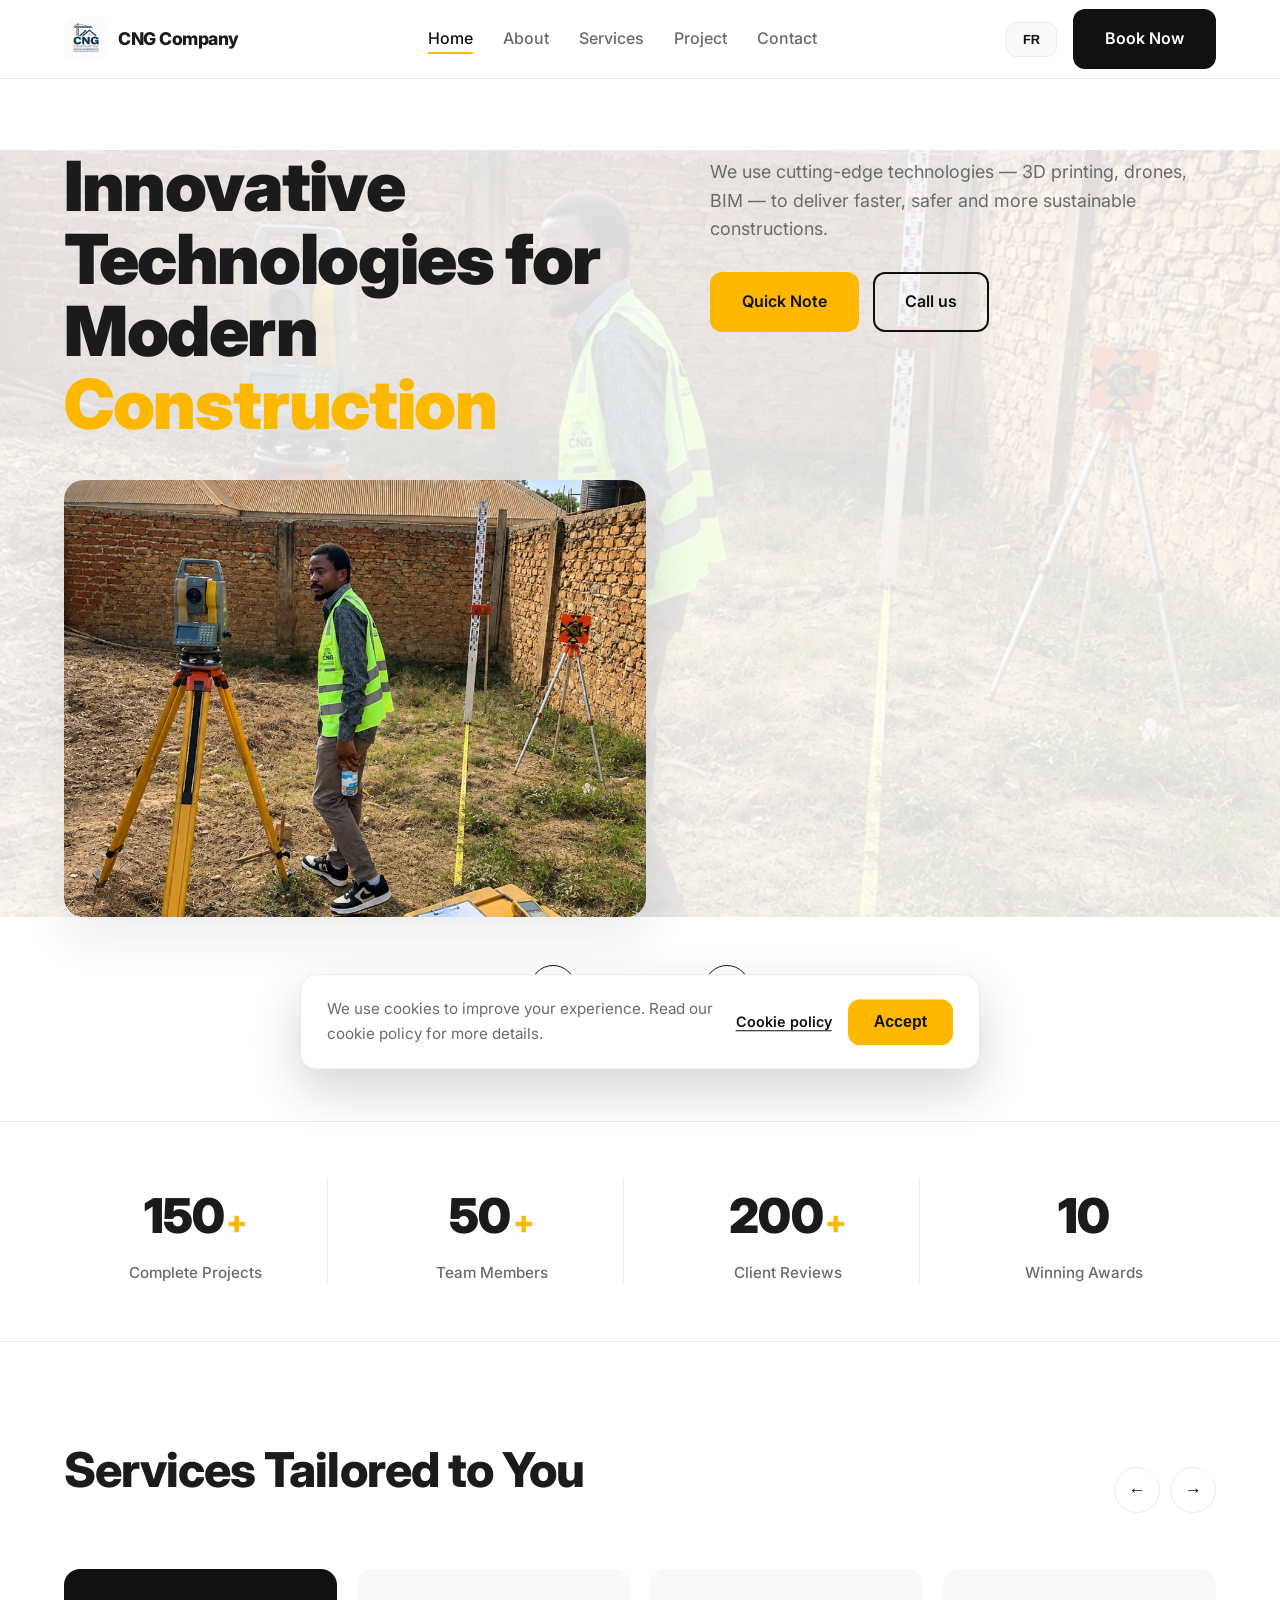
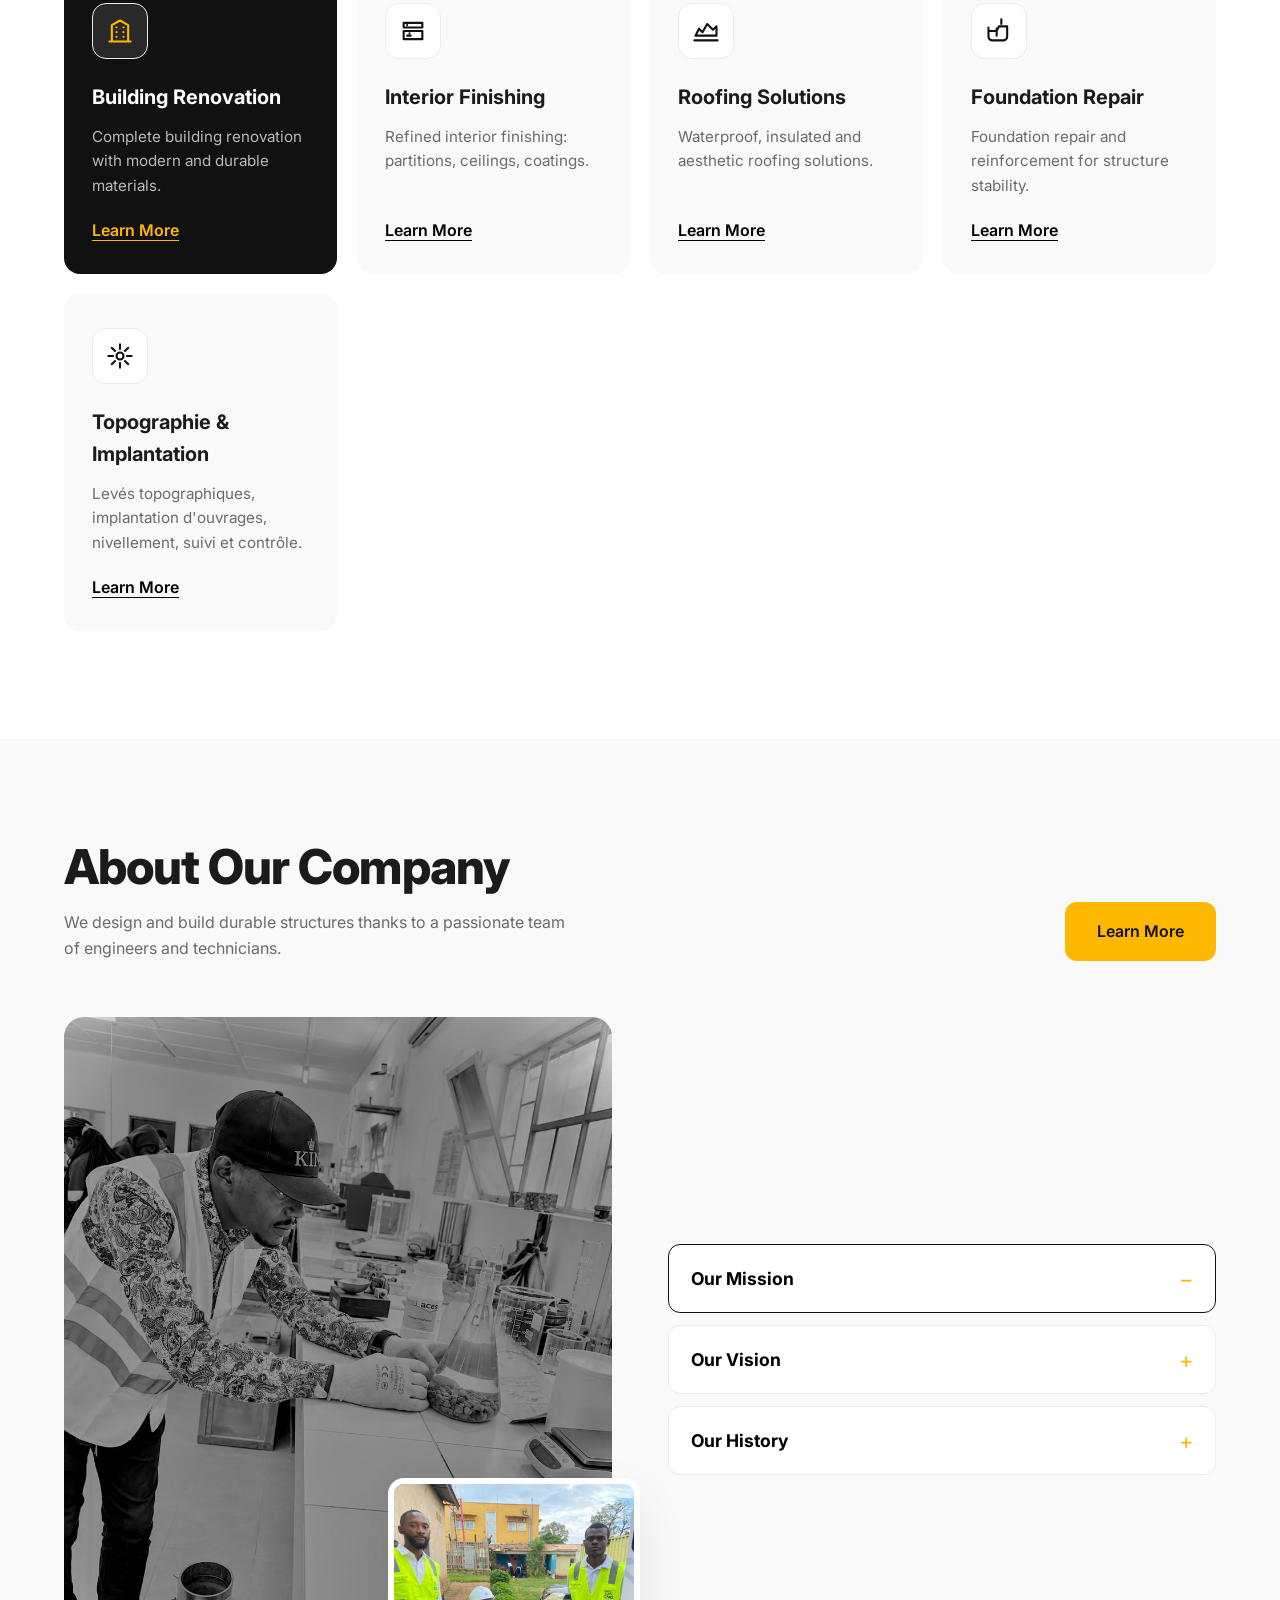
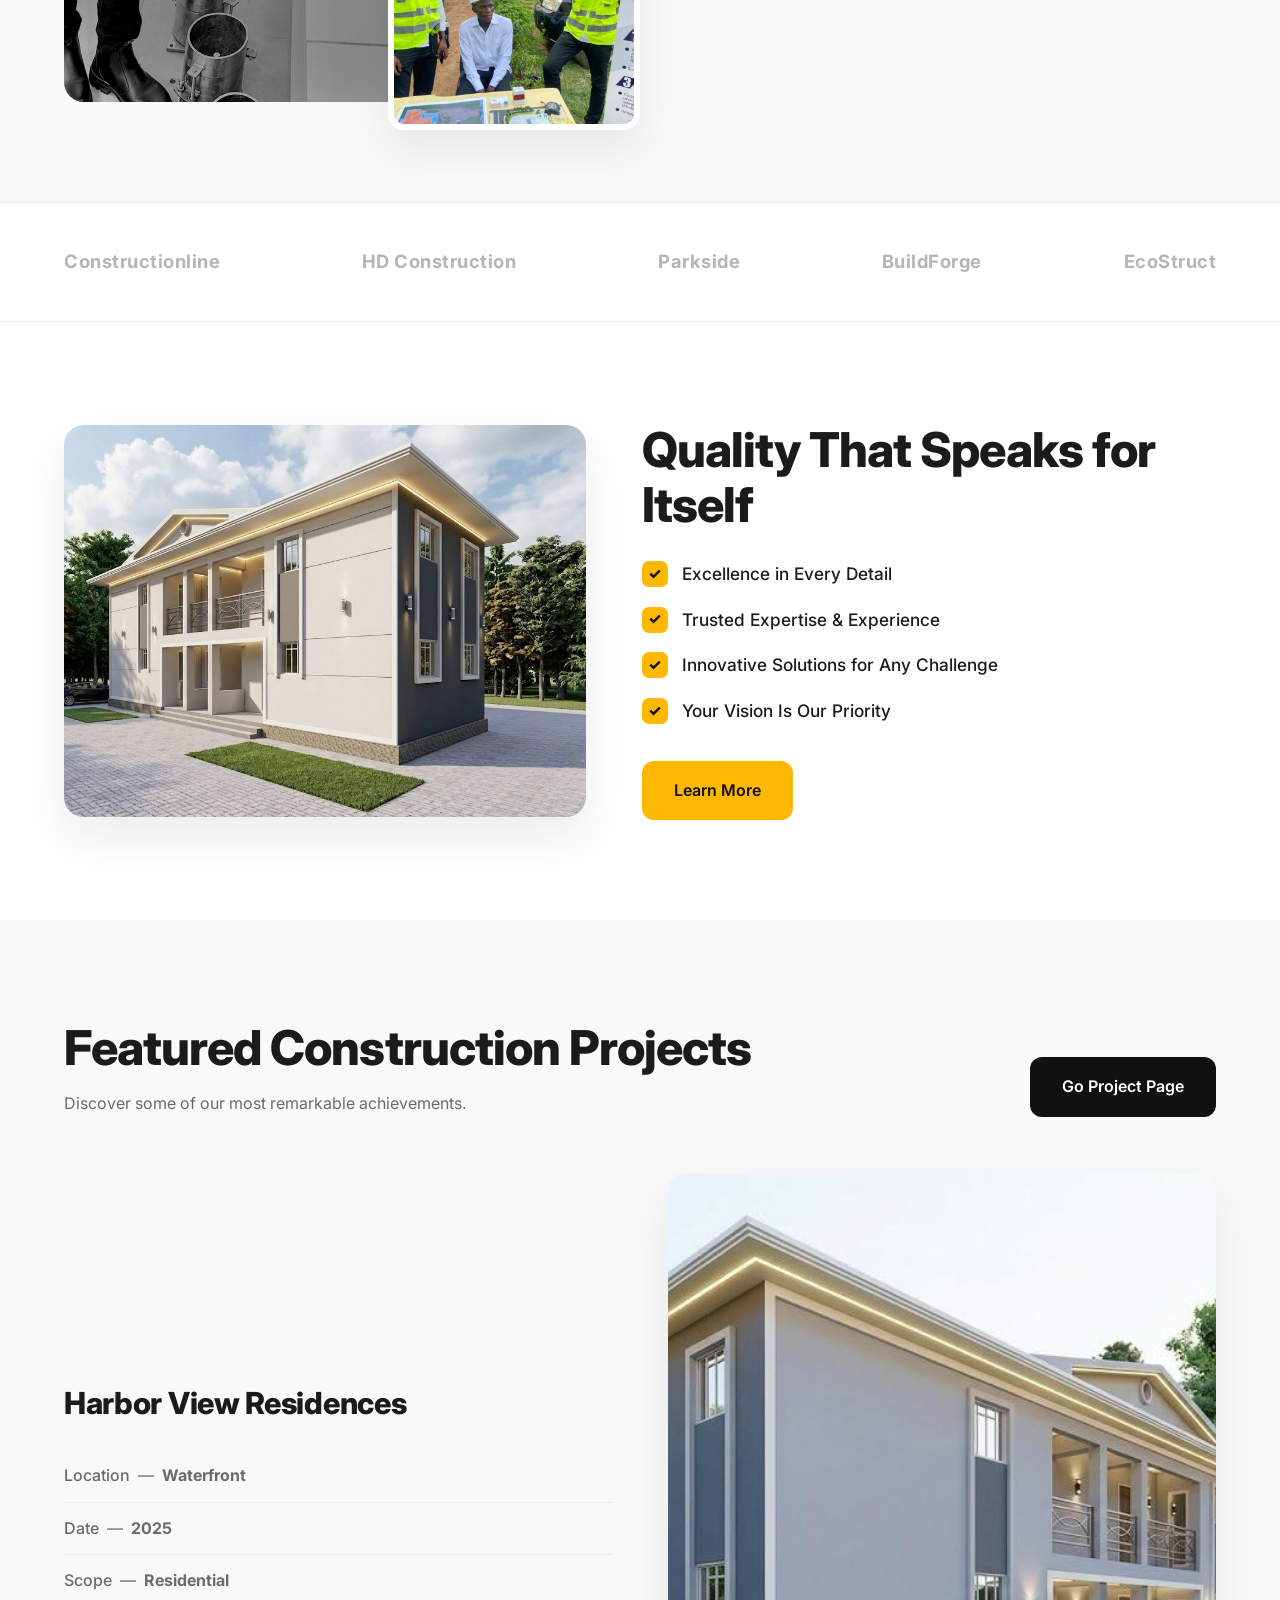
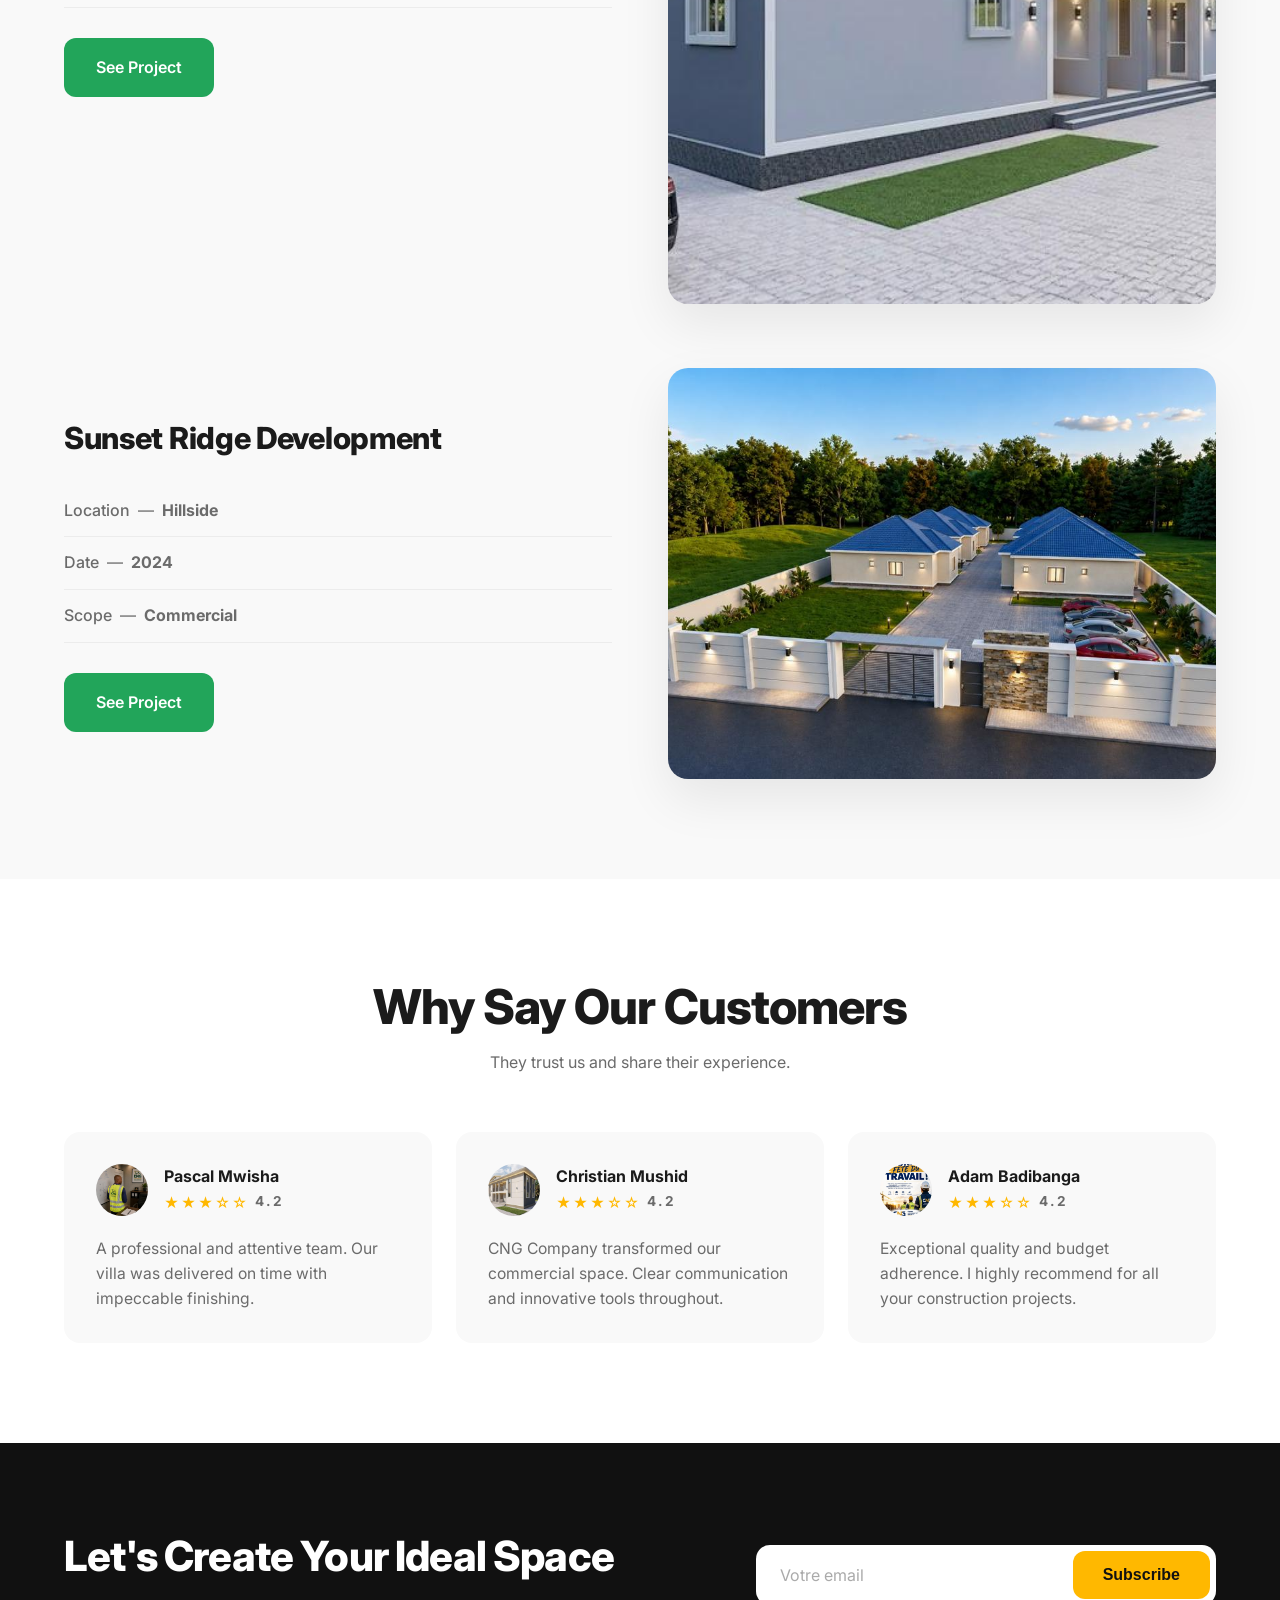
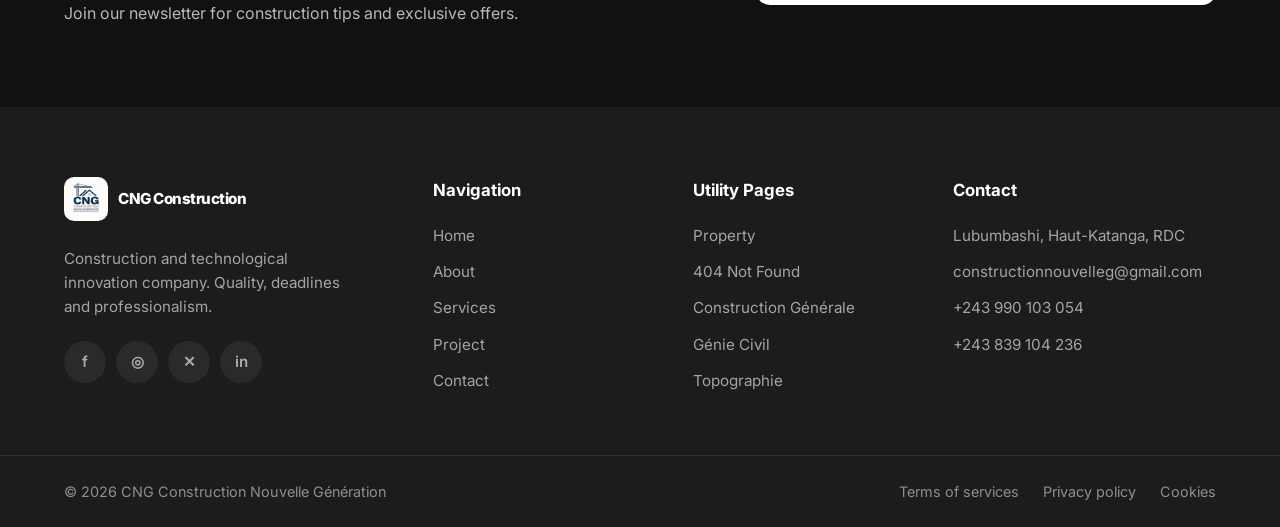
<file: index.html>
<!DOCTYPE html>
<html lang="fr">
<head>
  <meta charset="UTF-8">
  <meta name="viewport" content="width=device-width, initial-scale=1.0">
  <meta name="description" content="CNG Construction Nouvelle Génération - L'expertise au service de vos projets. Études, conception, construction générale, génie civil, topographie.">
  <meta name="author" content="CNG Construction Nouvelle Génération">
  <title>CNG Construction Nouvelle Génération | Bâtir Aujourd'hui, Innover Demain</title>

  <!-- Open Graph -->
  <meta property="og:title" content="CNG Construction Nouvelle Génération">
  <meta property="og:description" content="L'expertise au service de vos projets. Nous construisons des ouvrages durables qui façonnent l'avenir.">
  <meta property="og:type" content="website">
  <meta property="og:image" content="asserts/SITE_CONSTRUCTION.webp">

  <link rel="preconnect" href="https://fonts.googleapis.com">
  <link rel="preconnect" href="https://fonts.gstatic.com" crossorigin>
  <link href="https://fonts.googleapis.com/css2?family=Inter:wght@400;500;600;700;800;900&display=swap" rel="stylesheet">

  <link rel="stylesheet" href="css/style.css">
</head>
<body>

  <!-- ===== HEADER / NAVBAR ===== -->
  <header class="header" id="header">
    <div class="container nav">
      <a href="#home" class="brand">
        <img class="brand-logo" src="asserts/logo.jpeg" alt="Logo CNG Company">
        <span class="brand-text">CNG&nbsp;Company</span>
      </a>

      <nav class="nav-menu" id="navMenu" aria-label="Navigation principale">
        <ul class="nav-list">
          <li><a href="#home" class="nav-link active" data-i18n="nav.home">Accueil</a></li>
          <li><a href="#about" class="nav-link" data-i18n="nav.about">À propos</a></li>
          <li><a href="#services" class="nav-link" data-i18n="nav.services">Services</a></li>
          <li><a href="#project" class="nav-link" data-i18n="nav.project">Projets</a></li>
          <li><a href="#contact" class="nav-link" data-i18n="nav.contact">Contact</a></li>
        </ul>
      </nav>

      <div class="nav-actions">
        <button class="lang-toggle" id="langToggle" aria-label="Changer de langue">
          <span id="langLabel">EN</span>
        </button>
        <a href="#contact" class="btn btn-dark" data-i18n="nav.cta">Contactez-nous</a>
        <button class="nav-toggle" id="navToggle" aria-label="Ouvrir le menu" aria-expanded="false">
          <span></span><span></span><span></span>
        </button>
      </div>
    </div>
  </header>

  <main>

    <!-- ===== SECTION HERO (Carrousel 5 photos) ===== -->
    <section class="hero" id="home">
      <div class="hero-track" id="heroTrack">
        <!-- Slide 1 -->
        <div class="hero-slide active">
          <div class="hero-bg" style="background-image:url('asserts/3.jpeg')"></div>
          <div class="hero-overlay"></div>
          <div class="container hero-grid">
            <div class="hero-left">
              <h1 class="hero-title" data-i18n="hero.s1.title">Construction Nouvelle <em>Génération</em></h1>
              <div class="hero-photo">
                <img src="asserts/3.jpeg" alt="Chantier de construction" loading="eager">
              </div>
            </div>
            <div class="hero-right">
              <p class="hero-text" data-i18n="hero.s1.text">CNG Construction Nouvelle Génération vous accompagne de l'idée à la réalisation avec rigueur, innovation et passion. Nous construisons des ouvrages durables qui façonnent l'avenir de notre région.</p>
              <div class="hero-buttons">
                <a href="#contact" class="btn btn-accent" data-i18n="hero.cta1">Contactez-nous</a>
                <a href="tel:+243990103054" class="btn btn-ghost" data-i18n="hero.cta2">Appelez-nous</a>
              </div>
            </div>
          </div>
        </div>

        <!-- Slide 2 -->
        <div class="hero-slide">
          <div class="hero-bg" style="background-image:url('asserts/WhatsApp Image 2026-08-24 at 17.27.20.jpeg')"></div>
          <div class="hero-overlay"></div>
          <div class="container hero-grid">
            <div class="hero-left">
              <h1 class="hero-title" data-i18n="hero.s2.title">Études & <em>Conception</em></h1>
              <div class="hero-photo">
                <img src="asserts/WhatsApp Image 2026-08-24 at 17.27.20.jpeg" alt="Ingénieurs sur chantier" loading="eager">
              </div>
            </div>
            <div class="hero-right">
              <p class="hero-text" data-i18n="hero.s2.text">Études de faisabilité, conception architecturale, plans 2D/3D et modélisation BIM pour concrétiser votre vision.</p>
              <div class="hero-buttons">
                <a href="#contact" class="btn btn-accent" data-i18n="hero.cta1">Contactez-nous</a>
                <a href="tel:+243990103054" class="btn btn-ghost" data-i18n="hero.cta2">Appelez-nous</a>
              </div>
            </div>
          </div>
        </div>

        <!-- Slide 3 -->
        <div class="hero-slide">
          <div class="hero-bg" style="background-image:url('asserts/4.jpeg')"></div>
          <div class="hero-overlay"></div>
          <div class="container hero-grid">
            <div class="hero-left">
              <h1 class="hero-title" data-i18n="hero.s3.title">Construction <em>Générale</em></h1>
              <div class="hero-photo">
                <img src="asserts/4.jpeg" alt="Bâtiment commercial" loading="eager">
              </div>
            </div>
            <div class="hero-right">
              <p class="hero-text" data-i18n="hero.s3.text">Bâtiments résidentiels, immeubles, bureaux, ouvragés industriels, villas et maisons modernes.</p>
              <div class="hero-buttons">
                <a href="#contact" class="btn btn-accent" data-i18n="hero.cta1">Contactez-nous</a>
                <a href="tel:+243990103054" class="btn btn-ghost" data-i18n="hero.cta2">Appelez-nous</a>
              </div>
            </div>
          </div>
        </div>

        <!-- Slide 4 -->
   

        <!-- Slide 5 -->
        <div class="hero-slide">
          <div class="hero-bg" style="background-image:url('asserts/WhatsApp Image 2026-08-24 at 17.28.22.jpeg')"></div>
          <div class="hero-overlay"></div>
          <div class="container hero-grid">
            <div class="hero-left">
              <h1 class="hero-title" data-i18n="hero.s5.title">Génie Civil & <em>Infrastructures</em></h1>
              <div class="hero-photo">
                <img src="asserts/WhatsApp Image 2026-08-24 at 17.28.22.jpeg" alt="Génie civil" loading="eager">
              </div>
            </div>
            <div class="hero-right">
              <p class="hero-text" data-i18n="hero.s5.text">Routes, ponts, dalots, réseaux (AEP, EU, EP) et terrassements. Des infrastructures durables pour le développement.</p>
              <div class="hero-buttons">
                <a href="#contact" class="btn btn-accent" data-i18n="hero.cta1">Contactez-nous</a>
                <a href="tel:+243990103054" class="btn btn-ghost" data-i18n="hero.cta2">Appelez-nous</a>
              </div>
            </div>
          </div>
        </div>
      </div>

      <!-- Contrôles du carrousel -->
      <div class="hero-controls">
        <button class="hero-arrow" id="heroPrev" aria-label="Précédent">←</button>
        <div class="hero-dots" id="heroDots"></div>
        <button class="hero-arrow" id="heroNext" aria-label="Suivant">→</button>
      </div>
    </section>

    <!-- ===== SECTION STATS ===== -->
    <section class="stats">
      <div class="container stats-row">
        <div class="stat">
          <span class="stat-number" data-target="150">0</span><span class="stat-suffix">+</span>
          <span class="stat-label" data-i18n="stats.s1">Projets Réalisés</span>
        </div>
        <div class="stat">
          <span class="stat-number" data-target="50">0</span><span class="stat-suffix">+</span>
          <span class="stat-label" data-i18n="stats.s2">Experts Qualifiés</span>
        </div>
        <div class="stat">
          <span class="stat-number" data-target="200">0</span><span class="stat-suffix">+</span>
          <span class="stat-label" data-i18n="stats.s3">Clients Satisfaits</span>
        </div>
        <div class="stat">
          <span class="stat-number" data-target="10">0</span>
          <span class="stat-label" data-i18n="stats.s4">Années d'Expérience</span>
        </div>
      </div>
    </section>

    <!-- ===== SECTION SERVICES ===== -->
    <section class="section" id="services">
      <div class="container">
        <div class="section-head services-head">
          <h2 class="section-title" data-i18n="services.title">Nos Services</h2>
          <div class="arrows">
            <button class="arrow-btn" id="servicesPrev" aria-label="Précédent">←</button>
            <button class="arrow-btn" id="servicesNext" aria-label="Suivant">→</button>
          </div>
        </div>

        <div class="services-track" id="servicesTrack">
          <article class="service-card card-dark">
            <div class="service-icon" aria-hidden="true">
              <svg viewBox="0 0 24 24" width="28" height="28" fill="none" stroke="currentColor" stroke-width="1.8" stroke-linecap="round" stroke-linejoin="round">
                <path d="M3 21h18M5 21V7l7-4 7 4v14M9 9h.01M9 13h.01M9 17h.01M15 9h.01M15 13h.01M15 17h.01"/>
              </svg>
            </div>
            <h3 data-i18n="services.s1.title">Études & Conception</h3>
            <p data-i18n="services.s1.desc">Études de faisabilité, conception architecturale, plans 2D/3D et modélisation BIM.</p>
            <button class="learn-more" data-target="s1" data-i18n="services.learn">En savoir plus</button>
            <div class="service-detail" id="detail-s1">
              <p data-i18n="services.s1.detail">Nous réalisons des études de faisabilité complètes, une conception architecturale sur mesure, des plans 2D et 3D, ainsi que des modélisations BIM pour optimiser votre projet de la conception à la réalisation.</p>
            </div>
          </article>

          <article class="service-card">
            <div class="service-icon" aria-hidden="true">
              <svg viewBox="0 0 24 24" width="28" height="28" fill="none" stroke="currentColor" stroke-width="1.8" stroke-linecap="round" stroke-linejoin="round">
                <path d="M4 5h16v4H4zM4 12h16v7H4zM7 7h.01M9 14h.01M7 16h3"/>
              </svg>
            </div>
            <h3 data-i18n="services.s2.title">Métré & Devis</h3>
            <p data-i18n="services.s2.desc">Métré tous corps d'état, estimation budgétaire, plans d'exécution et dossiers d'appel d'offres.</p>
            <button class="learn-more" data-target="s2" data-i18n="services.learn">En savoir plus</button>
            <div class="service-detail" id="detail-s2">
              <p data-i18n="services.s2.detail">Nous fournissons des métrés précis pour tous corps d'état, des estimations budgétaires fiables, des plans d'exécution détaillés et des dossiers d'appel d'offres complets.</p>
            </div>
          </article>

          <article class="service-card">
            <div class="service-icon" aria-hidden="true">
              <svg viewBox="0 0 24 24" width="28" height="28" fill="none" stroke="currentColor" stroke-width="1.8" stroke-linecap="round" stroke-linejoin="round">
                <path d="M2 20h20M3 16l3-6 3 3 4-7 5 5 3-3v8H3z"/>
              </svg>
            </div>
            <h3 data-i18n="services.s3.title">Construction Générale</h3>
            <p data-i18n="services.s3.desc">Bâtiments résidentiels, immeubles, bureaux, ouvrages industriels, villas et maisons modernes.</p>
            <button class="learn-more" data-target="s3" data-i18n="services.learn">En savoir plus</button>
            <div class="service-detail" id="detail-s3">
              <p data-i18n="services.s3.detail">Nous réalisons des bâtiments résidentiels, des immeubles et bureaux, des ouvrages industriels ainsi que des villas et maisons modernes avec des matériaux certifiés pour des ouvrages durables.</p>
            </div>
          </article>

          <article class="service-card">
            <div class="service-icon" aria-hidden="true">
              <svg viewBox="0 0 24 24" width="28" height="28" fill="none" stroke="currentColor" stroke-width="1.8" stroke-linecap="round" stroke-linejoin="round">
                <path d="M3 12h7l2-4h7v9a3 3 0 0 1-3 3H6a3 3 0 0 1-3-3V12zM3 9v3M14 6V2M10 10v6"/>
              </svg>
            </div>
            <h3 data-i18n="services.s4.title">Génie Civil & Infrastructures</h3>
            <p data-i18n="services.s4.desc">Routes, voiries, ponts, dalots, réseaux (AEP, EU, EP) et terrassements.</p>
            <button class="learn-more" data-target="s4" data-i18n="services.learn">En savoir plus</button>
            <div class="service-detail" id="detail-s4">
              <p data-i18n="services.s4.detail">Nous construisons des routes et voiries, des ponts et dalots, des réseaux (AEP, EU, EP) et réalisons des terrassements pour des infrastructures durables.</p>
            </div>
          </article>

          <article class="service-card">
            <div class="service-icon" aria-hidden="true">
              <svg viewBox="0 0 24 24" width="28" height="28" fill="none" stroke="currentColor" stroke-width="1.8" stroke-linecap="round" stroke-linejoin="round">
                <circle cx="12" cy="12" r="3"/><path d="M12 2v4M12 18v4M4.93 4.93l2.83 2.83M16.24 16.24l2.83 2.83M2 12h4M18 12h4M4.93 19.07l2.83-2.83M16.24 7.76l2.83-2.83"/>
              </svg>
            </div>
            <h3 data-i18n="services.s5.title">Topographie & Implantation</h3>
            <p data-i18n="services.s5.desc">Levés topographiques, implantation d'ouvrages, nivellement, suivi et contrôle.</p>
            <button class="learn-more" data-target="s5" data-i18n="services.learn">En savoir plus</button>
            <div class="service-detail" id="detail-s5">
              <p data-i18n="services.s5.detail">Nous réalisons des levés topographiques précis, l'implantation d'ouvrages, le nivellement ainsi que le suivi et contrôle de vos projets de construction.</p>
            </div>
          </article>
        </div>
      </div>
    </section>

    <!-- ===== SECTION ABOUT ===== -->
    <section class="section section-grey" id="about">
      <div class="container">
        <div class="about-top">
          <div>
            <h2 class="section-title" data-i18n="about.title">L'expertise au service de vos projets</h2>
            <p data-i18n="about.text">CNG Construction Nouvelle Génération vous accompagne de l'idée à la réalisation avec rigueur, innovation et passion. Nous construisons des ouvrages durables qui façonnent l'avenir de notre région.</p>
          </div>
          <a href="#services" class="btn btn-accent" data-i18n="about.cta">Découvrir nos services</a>
        </div>

        <div class="about-grid">
          <div class="about-media">
            <img class="about-img-main" src="asserts/WhatsApp Image 2026-08-24 at 17.28.22 (2).jpeg" alt="Plan d'architecte" loading="lazy">
            <img class="about-img-inset" src="asserts/WhatsApp Image 2026-08-24 at 17.27.21.jpeg" alt="Ouvriers du bâtiment" loading="lazy">
          </div>

          <div class="accordion">
            <div class="acc-item open">
              <button class="acc-head" aria-expanded="true">
                <span data-i18n="about.m1.title">Qualité — Notre priorité</span>
                <span class="acc-icon">−</span>
              </button>
              <div class="acc-body">
                <p data-i18n="about.m1.body">Notre priorité est la qualité. Nous utilisons des matériaux certifiés pour des ouvrages durables et nous garantissons une finition impeccable sur chaque projet.</p>
              </div>
            </div>

            <div class="acc-item">
              <button class="acc-head" aria-expanded="false">
                <span data-i18n="about.m2.title">Sécurité — Notre engagement</span>
                <span class="acc-icon">+</span>
              </button>
              <div class="acc-body">
                <p data-i18n="about.m2.body">La sécurité est notre engagement. Nos équipes respectent les normes les plus strictes pour garantir la protection de tous sur chaque chantier.</p>
              </div>
            </div>

            <div class="acc-item">
              <button class="acc-head" aria-expanded="false">
                <span data-i18n="about.m3.title">Innovation — Notre signature</span>
                <span class="acc-icon">+</span>
              </button>
              <div class="acc-body">
                <p data-i18n="about.m3.body">L'innovation est notre signature. Nous intégrons les technologies modernes pour des constructions plus rapides, plus sûres et plus durables.</p>
              </div>
            </div>
          </div>
        </div>
      </div>
    </section>

    <!-- ===== BANDEAU PARTENAIRES ===== -->
    <section class="partners">
      <div class="container partners-row">
        <span class="partner">Constructionline</span>
        <span class="partner">HD&nbsp;Construction</span>
        <span class="partner">Parkside</span>
        <span class="partner">BuildForge</span>
        <span class="partner">EcoStruct</span>
      </div>
    </section>

    <!-- ===== SECTION QUALITY ===== -->
    <section class="section" id="quality">
      <div class="container quality-grid">
        <div class="quality-media">
          <img src="asserts/WhatsApp Image 2026-08-24 at 17.27.22 (3).jpeg" alt="Professionnels sur chantier" loading="lazy">
        </div>
        <div class="quality-content">
          <h2 class="section-title" data-i18n="quality.title">Pourquoi Nous Choisir ?</h2>
          <ul class="check-list">
            <li data-i18n="quality.l1">Une équipe d'experts — Ingénieurs et techniciens qualifiés à votre service</li>
            <li data-i18n="quality.l2">Matériaux de qualité — Des matériaux certifiés pour des ouvrages durables</li>
            <li data-i18n="quality.l3">Respect des délais — Une planification rigoureuse pour des projets livrés dans les temps</li>
            <li data-i18n="quality.l4">Satisfaction garantie — Votre satisfaction est notre plus grande fierté</li>
          </ul>
          <a href="#project" class="btn btn-accent" data-i18n="quality.cta">Voir nos projets</a>
        </div>
      </div>
    </section>

    <!-- ===== SECTION PROJETS ===== -->
    <section class="section section-grey" id="project">
      <div class="container">
        <div class="projects-top">
          <div>
            <h2 class="section-title" data-i18n="project.title">Nos Réalisations</h2>
            <p data-i18n="project.text">Découvrez quelques-unes de nos réalisations les plus marquantes.</p>
          </div>
          <a href="#contact" class="btn btn-dark" data-i18n="project.cta">Voir tous les projets</a>
        </div>

        <div class="project-block">
          <div class="project-text">
            <h3 data-i18n="project.p1.title">Résidence Lumière</h3>
            <ul class="project-meta">
              <li><span data-i18n="project.location">Lieu</span> — <strong data-i18n="project.p1.loc">Lubumbashi</strong></li>
              <li><span data-i18n="project.date">Date</span> — <strong data-i18n="project.p1.date">2026</strong></li>
              <li><span data-i18n="project.scope">Type</span> — <strong data-i18n="project.p1.scope">Résidentiel</strong></li>
            </ul>
            <a href="#contact" class="btn btn-green" data-i18n="project.see">Voir le projet</a>
          </div>
          <div class="project-media vertical">
            <img src="asserts/WhatsApp Image 2026-08-24 at 17.27.23.jpeg" alt="Résidence Lubumbashi" loading="lazy">
          </div>
        </div>

        <div class="project-block reverse">
          <div class="project-media horizontal">
            <img src="asserts/projet.jpeg" alt="Complexe Commercial" loading="lazy">
          </div>
          <div class="project-text">
            <h3 data-i18n="project.p2.title">Complexe Commercial Horizon</h3>
            <ul class="project-meta">
              <li><span data-i18n="project.location">Lieu</span> — <strong data-i18n="project.p2.loc">Haut-Katanga</strong></li>
              <li><span data-i18n="project.date">Date</span> — <strong data-i18n="project.p2.date">2026</strong></li>
              <li><span data-i18n="project.scope">Type</span> — <strong data-i18n="project.p2.scope">Commercial</strong></li>
            </ul>
            <a href="#contact" class="btn btn-green" data-i18n="project.see">Voir le projet</a>
          </div>
        </div>
      </div>
    </section>

    <!-- ===== SECTION TÉMOIGNAGES ===== -->
    <section class="section" id="testimonials">
      <div class="container">
        <div class="section-head">
          <h2 class="section-title" data-i18n="testi.title">Ce que disent nos clients</h2>
          <p class="section-sub" data-i18n="testi.sub">Ils nous font confiance et partagent leur expérience.</p>
        </div>

        <div class="testi-grid">
          <article class="testi-card">
            <div class="testi-head">
              <span class="testi-avatar" style="background-image:url('asserts/WhatsApp Image 2026-08-24 at 17.27.27.jpeg')"></span>
              <div>
                <strong data-i18n="testi.c1.name">Pascal Mwisha</strong>
                <div class="stars" aria-label="4.2 étoiles">★★★☆☆ <span class="stars-note">4.2</span></div>
              </div>
            </div>
            <p data-i18n="testi.c1.text">Une équipe professionnelle et à l'écoute. Notre villa a été livrée à temps et avec une finition impeccable.</p>
          </article>

          <article class="testi-card">
            <div class="testi-head">
              <span class="testi-avatar" style="background-image:url('asserts/WhatsApp Image 2026-08-24 at 17.27.22 (3).jpeg')"></span>
              <div>
                <strong data-i18n="testi.c2.name">Christian Mushid</strong>
                <div class="stars" aria-label="4.2 étoiles">★★★☆☆ <span class="stars-note">4.2</span></div>
              </div>
            </div>
            <p data-i18n="testi.c2.text">CNG Company a su transformer notre espace commercial. Communication claire et outils innovants au rendez-vous.</p>
          </article>

          <article class="testi-card">
            <div class="testi-head">
              <span class="testi-avatar" style="background-image:url('asserts/WhatsApp Image 2026-08-24 at 17.27.21 (2).jpeg')"></span>
              <div>
                <strong data-i18n="testi.c3.name">Adam Badibanga</strong>
                <div class="stars" aria-label="4.2 étoiles">★★★☆☆ <span class="stars-note">4.2</span></div>
              </div>
            </div>
            <p data-i18n="testi.c3.text">Qualité exceptionnelle et respect du budget. Je recommande vivement pour tous vos projets de construction.</p>
          </article>
        </div>
      </div>
    </section>

    <!-- ===== SECTION BLOG ===== -->

    <!-- ===== SECTION CTA ===== -->
    <section class="cta" id="contact">
      <div class="container cta-grid">
        <div class="cta-text">
          <h2 data-i18n="cta.title">Donnons vie à vos projets !</h2>
          <p data-i18n="cta.text">Contactez-nous pour discuter de votre projet. Notre équipe est à votre écoute.</p>
        </div>
        <form class="subscribe" id="subscribeForm" novalidate>
          <input type="email" id="subscribeEmail" placeholder="Votre email" aria-label="Email" required>
          <button type="submit" class="btn btn-accent" data-i18n="cta.btn">Envoyer</button>
        </form>
      </div>
    </section>

  </main>

  <!-- ===== FOOTER ===== -->
  <footer class="footer">
    <div class="container footer-grid">
      <div class="footer-col footer-col-brand">
        <a href="#home" class="brand brand-light">
          <img class="brand-logo" src="asserts/logo.jpeg" alt="Logo CNG Construction">
          <span class="brand-text">CNG&nbsp;Construction</span>
        </a>
        <p data-i18n="footer.desc">CNG Construction Nouvelle Génération — L'expertise au service de vos projets. Rigueur, innovation et passion.</p>
        <div class="social">
          <a href="#" aria-label="Facebook">f</a>
          <a href="#" aria-label="Instagram">◎</a>
          <a href="#" aria-label="Twitter">✕</a>
          <a href="#" aria-label="LinkedIn">in</a>
        </div>
      </div>

      <div class="footer-col">
        <h4 data-i18n="footer.nav">Navigation</h4>
        <ul>
          <li><a href="#home" data-i18n="nav.home">Accueil</a></li>
          <li><a href="#about" data-i18n="nav.about">À propos</a></li>
          <li><a href="#services" data-i18n="nav.services">Services</a></li>
          <li><a href="#project" data-i18n="nav.project">Projets</a></li>
          <li><a href="#contact" data-i18n="nav.contact">Contact</a></li>
        </ul>
      </div>

      <div class="footer-col">
        <h4 data-i18n="footer.utility">Nos Services</h4>
        <ul>
          <li><a href="#services" data-i18n="footer.u1">Études & Conception</a></li>
          <li><a href="#services" data-i18n="footer.u2">Métré & Devis</a></li>
          <li><a href="#services" data-i18n="footer.u3">Construction Générale</a></li>
          <li><a href="#services" data-i18n="footer.u4">Génie Civil</a></li>
          <li><a href="#services" data-i18n="footer.u5">Topographie</a></li>
        </ul>
      </div>

      <div class="footer-col">
        <h4 data-i18n="footer.contact">Contact</h4>
        <ul class="footer-contact-list">
          <li>Lubumbashi, Haut-Katanga, RDC</li>
          <li><a href="mailto:constructionnouvelleg@gmail.com">constructionnouvelleg@gmail.com</a></li>
          <li><a href="tel:+243990103054">+243 990 103 054</a></li>
          <li><a href="tel:+243839104236">+243 839 104 236</a></li>
        </ul>
      </div>
    </div>

    <div class="footer-bottom">
      <div class="container footer-bottom-row">
        <span>© <span id="year"></span> CNG Construction Nouvelle Génération</span>
        <div class="legal">
          <a href="terms.html" data-i18n="footer.terms">Conditions d'utilisation</a>
          <a href="privacy.html" data-i18n="footer.privacy">Politique de confidentialité</a>
          <a href="cookies.html" data-i18n="footer.cookies">Cookies</a>
        </div>
      </div>
    </div>
  </footer>

  <!-- ===== BANDEAU COOKIES ===== -->
  <div class="cookie-banner" id="cookieBanner">
    <p data-i18n="cookie.text">Nous utilisons des cookies pour améliorer votre expérience. Consultez notre politique de cookies pour en savoir plus.</p>
    <div class="cookie-actions">
      <a href="cookies.html" data-i18n="cookie.link">Politique de cookies</a>
      <button class="btn btn-accent" id="cookieAccept" data-i18n="cookie.accept">Accepter</button>
    </div>
  </div>

  <script src="js/main.js"></script>
</body>
</html>
</file>
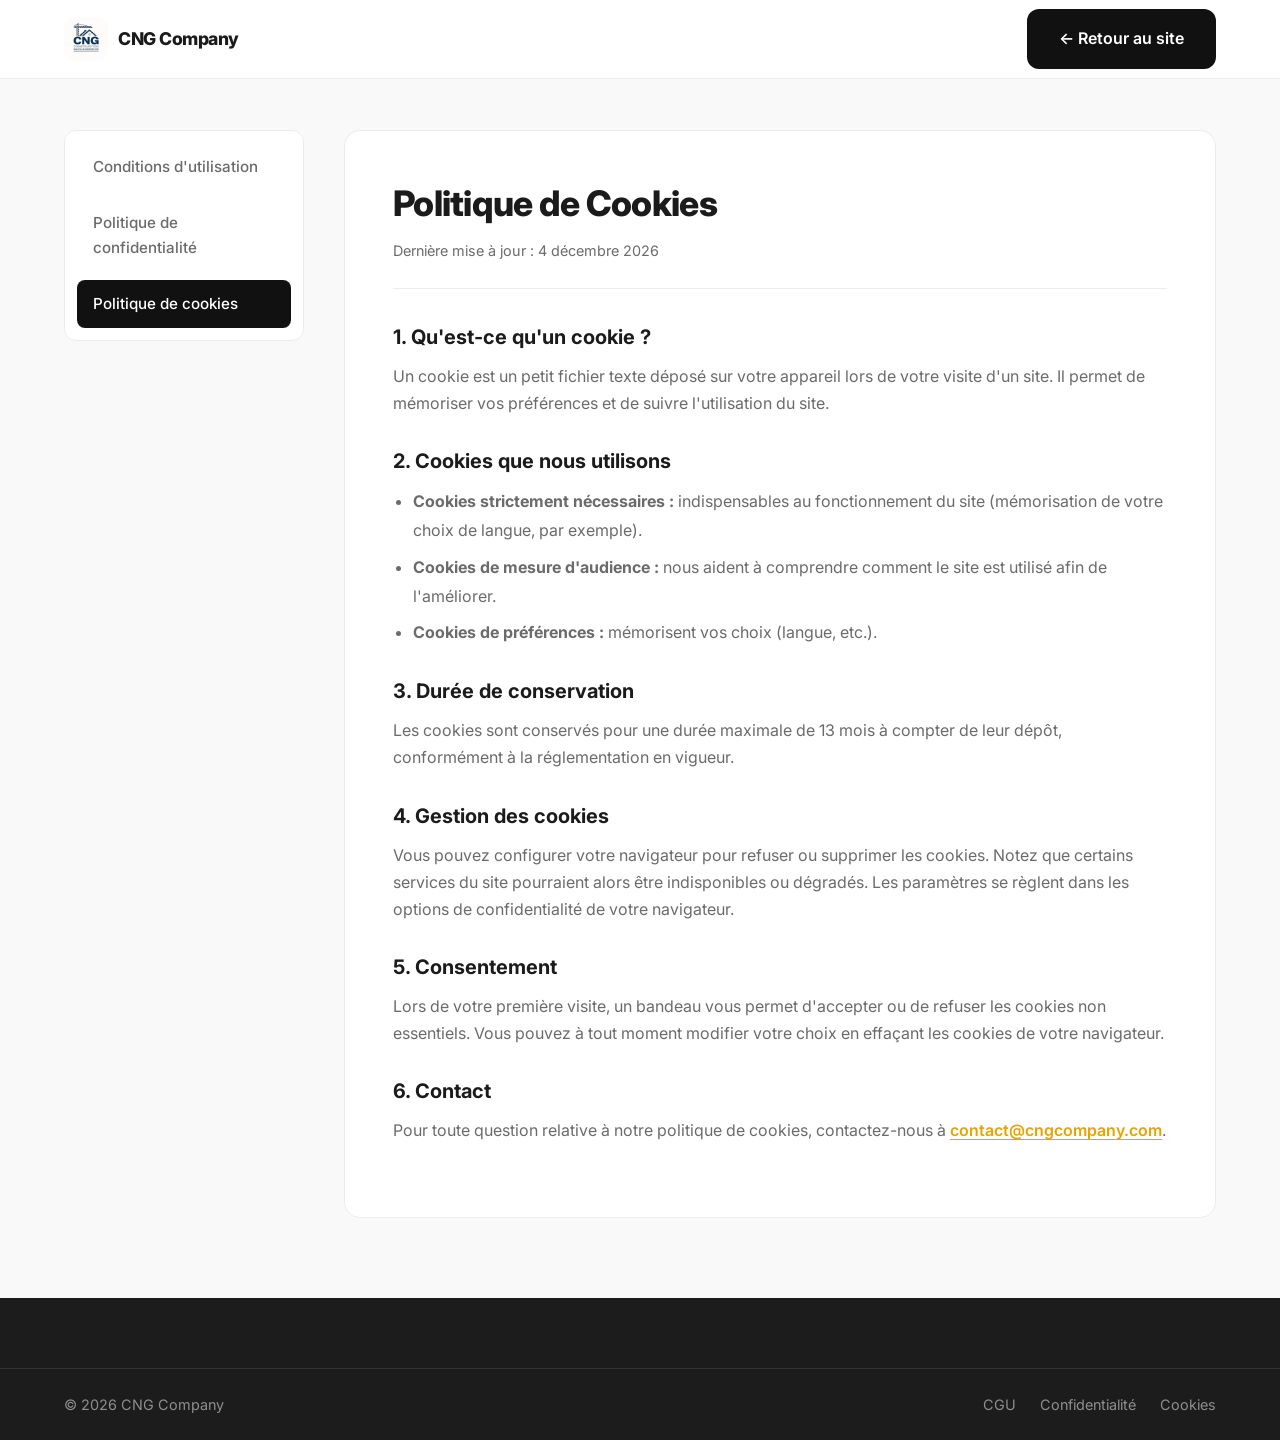
<file: cookies.html>
<!DOCTYPE html>
<html lang="fr">
<head>
  <meta charset="UTF-8">
  <meta name="viewport" content="width=device-width, initial-scale=1.0">
  <meta name="description" content="Politique de cookies du site CNG Company.">
  <title>Politique de Cookies | CNG Company</title>

  <link rel="preconnect" href="https://fonts.googleapis.com">
  <link rel="preconnect" href="https://fonts.gstatic.com" crossorigin>
  <link href="https://fonts.googleapis.com/css2?family=Inter:wght@400;500;600;700;800;900&display=swap" rel="stylesheet">
  <link rel="stylesheet" href="css/style.css">
  <link rel="stylesheet" href="css/legal.css">
</head>
<body>

  <header class="header" id="header">
    <div class="container nav">
      <a href="index.html#home" class="brand">
        <img class="brand-logo" src="asserts/logo.jpeg" alt="Logo CNG Company">
        <span class="brand-text">CNG&nbsp;Company</span>
      </a>
      <a href="index.html" class="btn btn-dark">← Retour au site</a>
    </div>
  </header>

  <main class="legal-page">
    <div class="container legal-container">
      <nav class="legal-nav" aria-label="Pages légales">
        <a href="terms.html">Conditions d'utilisation</a>
        <a href="privacy.html">Politique de confidentialité</a>
        <a href="cookies.html" class="active">Politique de cookies</a>
      </nav>

      <article class="legal-article">
        <h1>Politique de Cookies</h1>
        <p class="legal-date">Dernière mise à jour : <span id="legalDate"></span></p>

        <section>
          <h2>1. Qu'est-ce qu'un cookie ?</h2>
          <p>Un cookie est un petit fichier texte déposé sur votre appareil lors de votre visite d'un site. Il permet de mémoriser vos préférences et de suivre l'utilisation du site.</p>
        </section>

        <section>
          <h2>2. Cookies que nous utilisons</h2>
          <ul>
            <li><strong>Cookies strictement nécessaires :</strong> indispensables au fonctionnement du site (mémorisation de votre choix de langue, par exemple).</li>
            <li><strong>Cookies de mesure d'audience :</strong> nous aident à comprendre comment le site est utilisé afin de l'améliorer.</li>
            <li><strong>Cookies de préférences :</strong> mémorisent vos choix (langue, etc.).</li>
          </ul>
        </section>

        <section>
          <h2>3. Durée de conservation</h2>
          <p>Les cookies sont conservés pour une durée maximale de 13 mois à compter de leur dépôt, conformément à la réglementation en vigueur.</p>
        </section>

        <section>
          <h2>4. Gestion des cookies</h2>
          <p>Vous pouvez configurer votre navigateur pour refuser ou supprimer les cookies. Notez que certains services du site pourraient alors être indisponibles ou dégradés. Les paramètres se règlent dans les options de confidentialité de votre navigateur.</p>
        </section>

        <section>
          <h2>5. Consentement</h2>
          <p>Lors de votre première visite, un bandeau vous permet d'accepter ou de refuser les cookies non essentiels. Vous pouvez à tout moment modifier votre choix en effaçant les cookies de votre navigateur.</p>
        </section>

        <section>
          <h2>6. Contact</h2>
          <p>Pour toute question relative à notre politique de cookies, contactez-nous à <a href="mailto:contact@cngcompany.com">contact@cngcompany.com</a>.</p>
        </section>
      </article>
    </div>
  </main>

  <footer class="footer">
    <div class="footer-bottom">
      <div class="container footer-bottom-row">
        <span>© <span id="year"></span> CNG Company</span>
        <div class="legal">
          <a href="terms.html">CGU</a>
          <a href="privacy.html">Confidentialité</a>
          <a href="cookies.html">Cookies</a>
        </div>
      </div>
    </div>
  </footer>

  <script src="js/legal.js"></script>
</body>
</html>
</file>
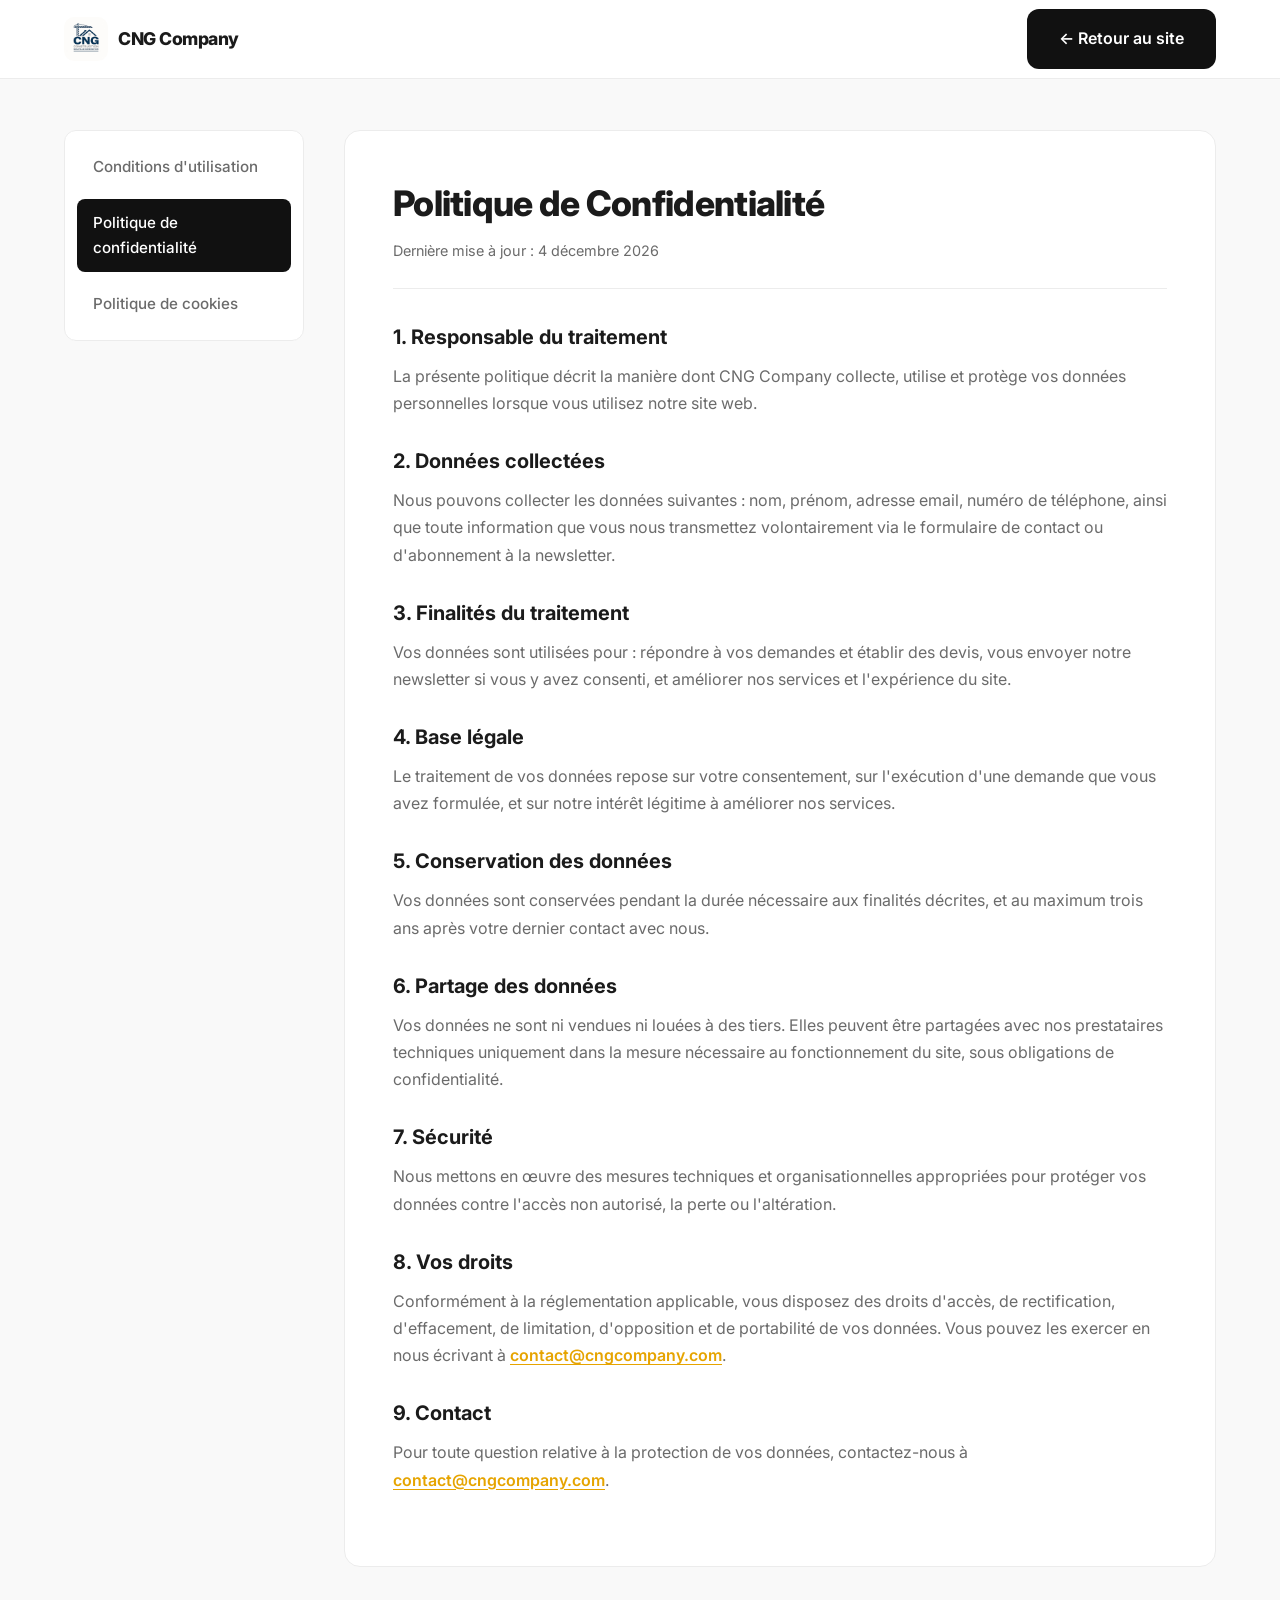
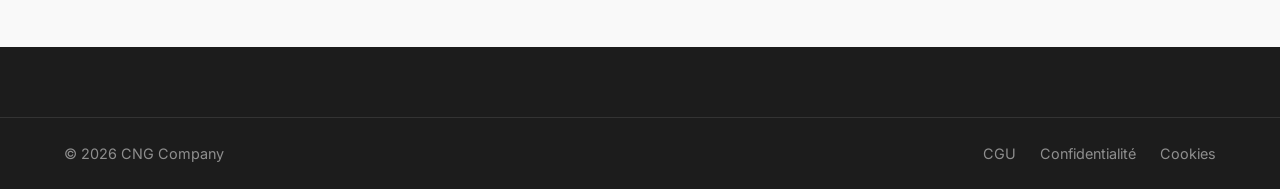
<file: privacy.html>
<!DOCTYPE html>
<html lang="fr">
<head>
  <meta charset="UTF-8">
  <meta name="viewport" content="width=device-width, initial-scale=1.0">
  <meta name="description" content="Politique de confidentialité du site CNG Company.">
  <title>Politique de Confidentialité | CNG Company</title>

  <link rel="preconnect" href="https://fonts.googleapis.com">
  <link rel="preconnect" href="https://fonts.gstatic.com" crossorigin>
  <link href="https://fonts.googleapis.com/css2?family=Inter:wght@400;500;600;700;800;900&display=swap" rel="stylesheet">
  <link rel="stylesheet" href="css/style.css">
  <link rel="stylesheet" href="css/legal.css">
</head>
<body>

  <header class="header" id="header">
    <div class="container nav">
      <a href="index.html#home" class="brand">
        <img class="brand-logo" src="asserts/logo.jpeg" alt="Logo CNG Company">
        <span class="brand-text">CNG&nbsp;Company</span>
      </a>
      <a href="index.html" class="btn btn-dark">← Retour au site</a>
    </div>
  </header>

  <main class="legal-page">
    <div class="container legal-container">
      <nav class="legal-nav" aria-label="Pages légales">
        <a href="terms.html">Conditions d'utilisation</a>
        <a href="privacy.html" class="active">Politique de confidentialité</a>
        <a href="cookies.html">Politique de cookies</a>
      </nav>

      <article class="legal-article">
        <h1>Politique de Confidentialité</h1>
        <p class="legal-date">Dernière mise à jour : <span id="legalDate"></span></p>

        <section>
          <h2>1. Responsable du traitement</h2>
          <p>La présente politique décrit la manière dont CNG Company collecte, utilise et protège vos données personnelles lorsque vous utilisez notre site web.</p>
        </section>

        <section>
          <h2>2. Données collectées</h2>
          <p>Nous pouvons collecter les données suivantes : nom, prénom, adresse email, numéro de téléphone, ainsi que toute information que vous nous transmettez volontairement via le formulaire de contact ou d'abonnement à la newsletter.</p>
        </section>

        <section>
          <h2>3. Finalités du traitement</h2>
          <p>Vos données sont utilisées pour : répondre à vos demandes et établir des devis, vous envoyer notre newsletter si vous y avez consenti, et améliorer nos services et l'expérience du site.</p>
        </section>

        <section>
          <h2>4. Base légale</h2>
          <p>Le traitement de vos données repose sur votre consentement, sur l'exécution d'une demande que vous avez formulée, et sur notre intérêt légitime à améliorer nos services.</p>
        </section>

        <section>
          <h2>5. Conservation des données</h2>
          <p>Vos données sont conservées pendant la durée nécessaire aux finalités décrites, et au maximum trois ans après votre dernier contact avec nous.</p>
        </section>

        <section>
          <h2>6. Partage des données</h2>
          <p>Vos données ne sont ni vendues ni louées à des tiers. Elles peuvent être partagées avec nos prestataires techniques uniquement dans la mesure nécessaire au fonctionnement du site, sous obligations de confidentialité.</p>
        </section>

        <section>
          <h2>7. Sécurité</h2>
          <p>Nous mettons en œuvre des mesures techniques et organisationnelles appropriées pour protéger vos données contre l'accès non autorisé, la perte ou l'altération.</p>
        </section>

        <section>
          <h2>8. Vos droits</h2>
          <p>Conformément à la réglementation applicable, vous disposez des droits d'accès, de rectification, d'effacement, de limitation, d'opposition et de portabilité de vos données. Vous pouvez les exercer en nous écrivant à <a href="mailto:contact@cngcompany.com">contact@cngcompany.com</a>.</p>
        </section>

        <section>
          <h2>9. Contact</h2>
          <p>Pour toute question relative à la protection de vos données, contactez-nous à <a href="mailto:contact@cngcompany.com">contact@cngcompany.com</a>.</p>
        </section>
      </article>
    </div>
  </main>

  <footer class="footer">
    <div class="footer-bottom">
      <div class="container footer-bottom-row">
        <span>© <span id="year"></span> CNG Company</span>
        <div class="legal">
          <a href="terms.html">CGU</a>
          <a href="privacy.html">Confidentialité</a>
          <a href="cookies.html">Cookies</a>
        </div>
      </div>
    </div>
  </footer>

  <script src="js/legal.js"></script>
</body>
</html>
</file>
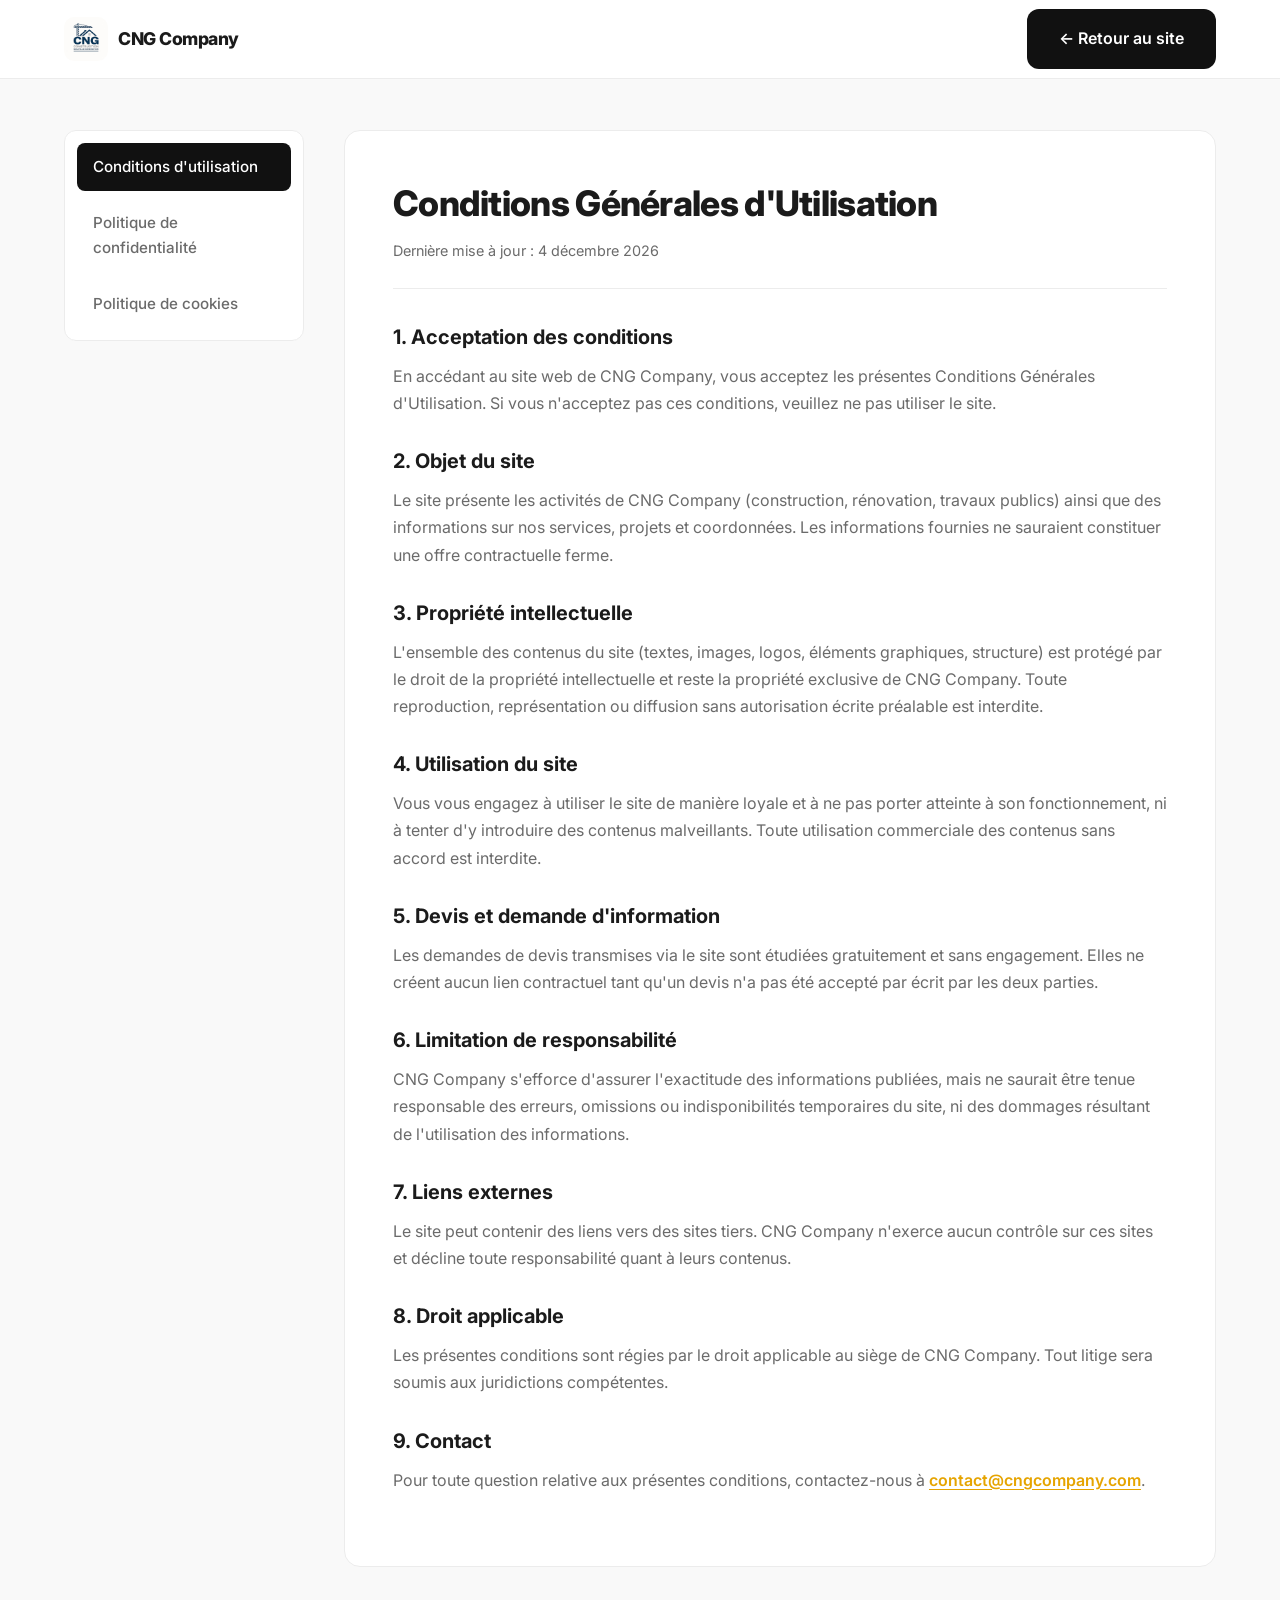
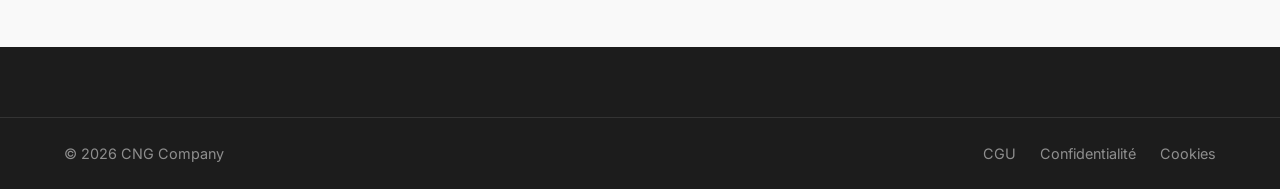
<file: terms.html>
<!DOCTYPE html>
<html lang="fr">
<head>
  <meta charset="UTF-8">
  <meta name="viewport" content="width=device-width, initial-scale=1.0">
  <meta name="description" content="Conditions Générales d'Utilisation du site CNG Company.">
  <title>Conditions Générales d'Utilisation | CNG Company</title>

  <link rel="preconnect" href="https://fonts.googleapis.com">
  <link rel="preconnect" href="https://fonts.gstatic.com" crossorigin>
  <link href="https://fonts.googleapis.com/css2?family=Inter:wght@400;500;600;700;800;900&display=swap" rel="stylesheet">
  <link rel="stylesheet" href="css/style.css">
  <link rel="stylesheet" href="css/legal.css">
</head>
<body>

  <header class="header" id="header">
    <div class="container nav">
      <a href="index.html#home" class="brand">
        <img class="brand-logo" src="asserts/logo.jpeg" alt="Logo CNG Company">
        <span class="brand-text">CNG&nbsp;Company</span>
      </a>
      <a href="index.html" class="btn btn-dark">← Retour au site</a>
    </div>
  </header>

  <main class="legal-page">
    <div class="container legal-container">
      <nav class="legal-nav" aria-label="Pages légales">
        <a href="terms.html" class="active">Conditions d'utilisation</a>
        <a href="privacy.html">Politique de confidentialité</a>
        <a href="cookies.html">Politique de cookies</a>
      </nav>

      <article class="legal-article">
        <h1>Conditions Générales d'Utilisation</h1>
        <p class="legal-date">Dernière mise à jour : <span id="legalDate"></span></p>

        <section>
          <h2>1. Acceptation des conditions</h2>
          <p>En accédant au site web de CNG Company, vous acceptez les présentes Conditions Générales d'Utilisation. Si vous n'acceptez pas ces conditions, veuillez ne pas utiliser le site.</p>
        </section>

        <section>
          <h2>2. Objet du site</h2>
          <p>Le site présente les activités de CNG Company (construction, rénovation, travaux publics) ainsi que des informations sur nos services, projets et coordonnées. Les informations fournies ne sauraient constituer une offre contractuelle ferme.</p>
        </section>

        <section>
          <h2>3. Propriété intellectuelle</h2>
          <p>L'ensemble des contenus du site (textes, images, logos, éléments graphiques, structure) est protégé par le droit de la propriété intellectuelle et reste la propriété exclusive de CNG Company. Toute reproduction, représentation ou diffusion sans autorisation écrite préalable est interdite.</p>
        </section>

        <section>
          <h2>4. Utilisation du site</h2>
          <p>Vous vous engagez à utiliser le site de manière loyale et à ne pas porter atteinte à son fonctionnement, ni à tenter d'y introduire des contenus malveillants. Toute utilisation commerciale des contenus sans accord est interdite.</p>
        </section>

        <section>
          <h2>5. Devis et demande d'information</h2>
          <p>Les demandes de devis transmises via le site sont étudiées gratuitement et sans engagement. Elles ne créent aucun lien contractuel tant qu'un devis n'a pas été accepté par écrit par les deux parties.</p>
        </section>

        <section>
          <h2>6. Limitation de responsabilité</h2>
          <p>CNG Company s'efforce d'assurer l'exactitude des informations publiées, mais ne saurait être tenue responsable des erreurs, omissions ou indisponibilités temporaires du site, ni des dommages résultant de l'utilisation des informations.</p>
        </section>

        <section>
          <h2>7. Liens externes</h2>
          <p>Le site peut contenir des liens vers des sites tiers. CNG Company n'exerce aucun contrôle sur ces sites et décline toute responsabilité quant à leurs contenus.</p>
        </section>

        <section>
          <h2>8. Droit applicable</h2>
          <p>Les présentes conditions sont régies par le droit applicable au siège de CNG Company. Tout litige sera soumis aux juridictions compétentes.</p>
        </section>

        <section>
          <h2>9. Contact</h2>
          <p>Pour toute question relative aux présentes conditions, contactez-nous à <a href="mailto:contact@cngcompany.com">contact@cngcompany.com</a>.</p>
        </section>
      </article>
    </div>
  </main>

  <footer class="footer">
    <div class="footer-bottom">
      <div class="container footer-bottom-row">
        <span>© <span id="year"></span> CNG Company</span>
        <div class="legal">
          <a href="terms.html">CGU</a>
          <a href="privacy.html">Confidentialité</a>
          <a href="cookies.html">Cookies</a>
        </div>
      </div>
    </div>
  </footer>

  <script src="js/legal.js"></script>
</body>
</html>
</file>
<file: css/style.css>
/* ==========================================================================
   CNG Company - Construction & Technology Landing Page
   Palette: blanc #FFFFFF, noir #111111, gris clair #F9F9F9, jaune #FFB800
   Coins arrondis 12-20px. Typographie Inter.
   ========================================================================== */

/* ---------- Variables & reset ---------- */
:root {
  --accent: #ffb800;
  --accent-dark: #e6a400;
  --black: #111111;
  --dark: #1c1c1c;
  --grey-bg: #f9f9f9;
  --grey-border: #ececec;
  --text: #1b1b1b;
  --text-muted: #6b6b6b;
  --white: #ffffff;
  --green: #22a55a;
  --radius-lg: 20px;
  --radius-md: 16px;
  --radius-sm: 12px;
  --shadow: 0 20px 50px rgba(17, 17, 17, .08);
  --font: 'Inter', -apple-system, sans-serif;
  --container: 1200px;
  --transition: .3s ease;
}

* {
  margin: 0;
  padding: 0;
  box-sizing: border-box;
}

html {
  scroll-behavior: smooth;
  scroll-padding-top: 84px;
}

body {
  font-family: var(--font);
  color: var(--text);
  background: var(--white);
  line-height: 1.6;
  overflow-x: hidden;
}

img {
  max-width: 100%;
  display: block;
}

a {
  text-decoration: none;
  color: inherit;
}

ul {
  list-style: none;
}

.container {
  max-width: var(--container);
  margin: 0 auto;
  padding: 0 24px;
}

/* ---------- Boutons ---------- */
.btn {
  display: inline-flex;
  align-items: center;
  justify-content: center;
  gap: 8px;
  padding: 15px 30px;
  border-radius: var(--radius-sm);
  font-weight: 600;
  font-size: 1rem;
  border: 2px solid transparent;
  cursor: pointer;
  transition: var(--transition);
  white-space: nowrap;
}

.btn-accent {
  background: var(--accent);
  color: var(--black);
}

.btn-accent:hover {
  background: var(--accent-dark);
  transform: translateY(-2px);
  box-shadow: 0 10px 24px rgba(255, 184, 0, .35);
}

.btn-dark {
  background: var(--black);
  color: var(--white);
}

.btn-dark:hover {
  background: #333;
  transform: translateY(-2px);
}

.btn-ghost {
  background: transparent;
  color: var(--black);
  border-color: var(--black);
}

.btn-ghost:hover {
  background: var(--black);
  color: var(--white);
}

.btn-green {
  background: var(--green);
  color: var(--white);
}

.btn-green:hover {
  filter: brightness(1.08);
  transform: translateY(-2px);
}

/* ---------- Header ---------- */
.header {
  position: fixed;
  top: 0;
  left: 0;
  width: 100%;
  z-index: 1000;
  background: rgba(255, 255, 255, .92);
  backdrop-filter: blur(10px);
  border-bottom: 1px solid var(--grey-border);
  transition: var(--transition);
}

.nav {
  display: flex;
  align-items: center;
  justify-content: space-between;
  height: 78px;
  gap: 24px;
}

.brand {
  display: inline-flex;
  align-items: center;
  gap: 10px;
  font-weight: 800;
  font-size: 1.1rem;
}

.brand-icon {
  display: grid;
  place-items: center;
  width: 42px;
  height: 42px;
  background: var(--accent);
  color: var(--black);
  border-radius: 12px;
}

.brand-logo {
  width: 44px;
  height: 44px;
  object-fit: contain;
  border-radius: 10px;
  flex-shrink: 0;
}

.brand-text {
  letter-spacing: -.5px;
}

.nav-list {
  display: flex;
  gap: 30px;
}

.nav-link {
  font-weight: 500;
  color: var(--text-muted);
  position: relative;
  transition: var(--transition);
}

.nav-link::after {
  content: "";
  position: absolute;
  left: 0;
  bottom: -6px;
  width: 0;
  height: 2px;
  background: var(--accent);
  transition: width var(--transition);
}

.nav-link:hover,
.nav-link.active {
  color: var(--black);
}

.nav-link:hover::after,
.nav-link.active::after {
  width: 100%;
}

.nav-actions {
  display: flex;
  align-items: center;
  gap: 16px;
}

.lang-toggle {
  background: var(--grey-bg);
  border: 1px solid var(--grey-border);
  color: var(--black);
  padding: 9px 16px;
  border-radius: 10px;
  font-weight: 700;
  font-size: .8rem;
  cursor: pointer;
  transition: var(--transition);
}

.lang-toggle:hover {
  background: var(--accent);
  border-color: var(--accent);
}

.nav-toggle {
  display: none;
  flex-direction: column;
  gap: 5px;
  background: transparent;
  border: none;
  cursor: pointer;
  padding: 6px;
}

.nav-toggle span {
  width: 26px;
  height: 2.5px;
  background: var(--black);
  border-radius: 2px;
  transition: var(--transition);
}

/* ---------- Hero ---------- */
.hero {
  position: relative;
  padding: 150px 0 110px;
  background: var(--white);
  overflow: hidden;
}

.hero-track {
  position: relative;
  width: 100%;
}

.hero-slide {
  position: relative;
  display: none;
}

.hero-slide.active {
  display: block;
  animation: heroFade .6s ease both;
}

@keyframes heroFade {
  from {
    opacity: 0;
    transform: translateY(12px);
  }
  to {
    opacity: 1;
    transform: translateY(0);
  }
}

.hero-bg {
  position: absolute;
  inset: 0;
  background-size: cover;
  background-position: center;
  z-index: 0;
}

.hero-overlay {
  position: absolute;
  inset: 0;
  background: rgba(255, 255, 255, .86);
  z-index: 1;
}

.hero-grid {
  position: relative;
  z-index: 2;
  display: grid;
  grid-template-columns: 1.15fr 1fr;
  gap: 64px;
  align-items: start;
}

.hero-title {
  font-size: clamp(2.6rem, 5.4vw, 4.6rem);
  font-weight: 900;
  line-height: 1.05;
  letter-spacing: -.02em;
  margin-bottom: 40px;
}

.hero-title em {
  font-style: normal;
  color: var(--accent);
  position: relative;
}

.hero-photo {
  border-radius: var(--radius-lg);
  overflow: hidden;
  box-shadow: var(--shadow);
}

.hero-photo img {
  width: 100%;
  height: 100%;
  object-fit: cover;
  aspect-ratio: 4 / 3;
}

.hero-right {
  padding-top: 8px;
}

.hero-text {
  color: var(--text-muted);
  font-size: 1.12rem;
  margin-bottom: 28px;
}

.hero-team {
  display: flex;
  align-items: center;
  gap: 20px;
  margin-bottom: 30px;
}

.avatars {
  display: flex;
}

.avatar {
  width: 44px;
  height: 44px;
  border-radius: 50%;
  background-size: cover;
  background-position: center;
  border: 3px solid var(--white);
  box-shadow: 0 2px 8px rgba(0, 0, 0, .12);
  display: inline-block;
}

.avatar + .avatar {
  margin-left: -12px;
}

.avatar-more {
  background: var(--black);
  color: var(--white);
  display: grid;
  place-items: center;
  font-weight: 700;
}

.stars {
  color: var(--accent);
  letter-spacing: 2px;
  font-size: .9rem;
  display: inline-flex;
  align-items: center;
  gap: 6px;
}

.stars-note {
  color: var(--text-muted);
  font-weight: 700;
  font-size: .85rem;
}

.rating-text {
  font-size: .85rem;
  color: var(--text-muted);
}

.hero-buttons {
  display: flex;
  gap: 14px;
  flex-wrap: wrap;
}

.hero-controls {
  position: relative;
  z-index: 3;
  display: flex;
  align-items: center;
  justify-content: center;
  gap: 20px;
  margin-top: 48px;
}

.hero-arrow {
  width: 46px;
  height: 46px;
  border-radius: 50%;
  border: 1px solid var(--black);
  background: var(--white);
  color: var(--black);
  font-size: 1.1rem;
  cursor: pointer;
  transition: var(--transition);
}

.hero-arrow:hover {
  background: var(--black);
  color: var(--white);
}

.hero-dots {
  display: flex;
  gap: 10px;
}

.hero-dot {
  width: 10px;
  height: 10px;
  border-radius: 50%;
  background: #d4d4d4;
  border: none;
  cursor: pointer;
  padding: 0;
  transition: var(--transition);
}

.hero-dot.active {
  background: var(--accent);
  width: 28px;
  border-radius: 10px;
}

/* ---------- Stats ---------- */
.stats {
  border-top: 1px solid var(--grey-border);
  border-bottom: 1px solid var(--grey-border);
  padding: 56px 0;
}

.stats-row {
  display: grid;
  grid-template-columns: repeat(4, 1fr);
  gap: 32px;
}

.stat {
  text-align: center;
  padding: 0 12px;
}

.stat:not(:last-child) {
  border-right: 1px solid var(--grey-border);
}

.stat-number {
  font-size: 3rem;
  font-weight: 900;
  letter-spacing: -.02em;
}

.stat-suffix {
  font-size: 2rem;
  font-weight: 800;
  color: var(--accent);
  margin-left: 2px;
}

/* 30 sans suffixe */
.stat:last-child .stat-number {
  font-size: 3rem;
}

.stat-label {
  display: block;
  color: var(--text-muted);
  font-size: .95rem;
  margin-top: 6px;
  font-weight: 500;
}

/* ---------- Sections ---------- */
.section {
  padding: 100px 0;
}

.section-grey {
  background: var(--grey-bg);
}

.section-title {
  font-size: clamp(2rem, 4vw, 3rem);
  font-weight: 800;
  letter-spacing: -.02em;
  line-height: 1.15;
  margin-bottom: 16px;
}

.section-sub {
  color: var(--text-muted);
  max-width: 520px;
  margin: 0 auto;
}

.section-head {
  text-align: center;
  margin-bottom: 56px;
}

/* ---------- Services ---------- */
.services-head {
  display: flex;
  align-items: flex-end;
  justify-content: space-between;
  text-align: left;
}

.arrows {
  display: flex;
  gap: 10px;
}

.arrow-btn {
  width: 46px;
  height: 46px;
  border-radius: 50%;
  border: 1px solid var(--grey-border);
  background: var(--white);
  font-size: 1.1rem;
  cursor: pointer;
  transition: var(--transition);
}

.arrow-btn:hover {
  background: var(--black);
  color: var(--white);
  border-color: var(--black);
}

.services-track {
  display: grid;
  grid-template-columns: repeat(4, 1fr);
  gap: 20px;
  overflow-x: auto;
  scroll-behavior: smooth;
  padding-bottom: 8px;
}

.service-card {
  background: var(--grey-bg);
  border-radius: var(--radius-md);
  padding: 34px 28px;
  transition: var(--transition);
  display: flex;
  flex-direction: column;
}

.service-card .service-icon {
  display: grid;
  place-items: center;
  width: 56px;
  height: 56px;
  border-radius: 14px;
  background: var(--white);
  color: var(--black);
  border: 1px solid var(--grey-border);
  margin-bottom: 22px;
}

.card-dark .service-icon {
  background: rgba(255, 255, 255, .1);
  color: var(--accent);
}

.service-card h3 {
  font-size: 1.25rem;
  font-weight: 700;
  margin-bottom: 12px;
}

.service-card p {
  color: var(--text-muted);
  font-size: .95rem;
  margin-bottom: 22px;
  flex: 1;
}

.service-detail {
  max-height: 0;
  overflow: hidden;
  transition: max-height .4s ease, margin .4s ease;
}

.service-detail p {
  color: var(--text-muted);
  font-size: .95rem;
  border-top: 1px solid var(--grey-border);
  padding-top: 16px;
  margin-bottom: 0;
}

.card-dark .service-detail p {
  border-top-color: rgba(255, 255, 255, .2);
}

.service-card.open .service-detail {
  max-height: 300px;
  margin-top: 6px;
}

.learn-more {
  font-weight: 600;
  text-decoration: underline;
  text-underline-offset: 4px;
  background: none;
  border: none;
  padding: 0;
  font-family: inherit;
  font-size: 1rem;
  cursor: pointer;
  text-align: left;
}

.learn-more:hover {
  text-decoration-thickness: 2px;
}

.card-dark {
  background: var(--black);
  color: var(--white);
}

.card-dark p {
  color: rgba(255, 255, 255, .7);
}

.card-dark .learn-more {
  color: var(--accent);
}

/* ---------- About ---------- */
.about-top {
  display: flex;
  align-items: flex-end;
  justify-content: space-between;
  gap: 24px;
  margin-bottom: 56px;
}

.about-top p {
  color: var(--text-muted);
  max-width: 520px;
}

.about-grid {
  display: grid;
  grid-template-columns: 1fr 1fr;
  gap: 56px;
  align-items: center;
}

.about-media {
  position: relative;
}

.about-img-main {
  width: 100%;
  border-radius: var(--radius-lg);
  object-fit: cover;
  aspect-ratio: 4 / 5;
  filter: grayscale(1);
}

.about-img-inset {
  position: absolute;
  bottom: -28px;
  right: -28px;
  width: 46%;
  border-radius: var(--radius-md);
  border: 6px solid var(--white);
  box-shadow: var(--shadow);
  object-fit: cover;
  aspect-ratio: 1;
}

/* ---------- Accordion ---------- */
.accordion {
  display: flex;
  flex-direction: column;
  gap: 12px;
}

.acc-item {
  border: 1px solid var(--grey-border);
  border-radius: var(--radius-sm);
  background: var(--white);
  overflow: hidden;
}

.acc-head {
  width: 100%;
  display: flex;
  align-items: center;
  justify-content: space-between;
  padding: 20px 22px;
  background: transparent;
  border: none;
  font-family: inherit;
  font-size: 1.1rem;
  font-weight: 700;
  cursor: pointer;
  text-align: left;
}

.acc-icon {
  font-size: 1.4rem;
  color: var(--accent);
  font-weight: 400;
}

.acc-body {
  max-height: 0;
  overflow: hidden;
  transition: max-height .4s ease;
}

.acc-body p {
  padding: 0 22px 20px;
  color: var(--text-muted);
}

.acc-item.open {
  border-color: var(--black);
}

/* ---------- Partners ---------- */
.partners {
  padding: 44px 0;
  border-top: 1px solid var(--grey-border);
  border-bottom: 1px solid var(--grey-border);
}

.partners-row {
  display: flex;
  justify-content: space-between;
  align-items: center;
  flex-wrap: wrap;
  gap: 24px;
}

.partner {
  color: #a9a9a9;
  font-weight: 700;
  font-size: 1.15rem;
  letter-spacing: .5px;
  opacity: .85;
  transition: var(--transition);
}

.partner:hover {
  color: var(--black);
  opacity: 1;
}

/* ---------- Quality ---------- */
.quality-grid {
  display: grid;
  grid-template-columns: 1fr 1.1fr;
  gap: 56px;
  align-items: center;
}

.quality-media img {
  border-radius: var(--radius-lg);
  width: 100%;
  object-fit: cover;
  aspect-ratio: 4 / 3;
  box-shadow: var(--shadow);
}

.check-list {
  margin: 28px 0 36px;
  display: flex;
  flex-direction: column;
  gap: 18px;
}

.check-list li {
  position: relative;
  padding-left: 40px;
  font-size: 1.08rem;
  font-weight: 500;
}

.check-list li::before {
  content: "✓";
  position: absolute;
  left: 0;
  top: 50%;
  transform: translateY(-50%);
  width: 26px;
  height: 26px;
  border-radius: 7px;
  background: var(--accent);
  color: var(--black);
  display: grid;
  place-items: center;
  font-size: .95rem;
  font-weight: 800;
}

/* ---------- Projects ---------- */
.projects-top {
  display: flex;
  align-items: flex-end;
  justify-content: space-between;
  gap: 24px;
  margin-bottom: 56px;
}

.projects-top p {
  color: var(--text-muted);
  max-width: 480px;
}

.project-block {
  display: grid;
  grid-template-columns: 1fr 1fr;
  gap: 56px;
  align-items: center;
  margin-bottom: 64px;
}

.project-block:last-child {
  margin-bottom: 0;
}

.project-block.reverse {
  direction: rtl;
}

.project-block.reverse > * {
  direction: ltr;
}

.project-text h3 {
  font-size: 1.9rem;
  font-weight: 800;
  letter-spacing: -.01em;
  margin-bottom: 22px;
}

.project-meta {
  margin-bottom: 30px;
}

.project-meta li {
  display: flex;
  gap: 8px;
  padding: 13px 0;
  border-bottom: 1px solid var(--grey-border);
  color: var(--text-muted);
}

.project-meta span {
  font-weight: 500;
  color: var(--text-muted);
}

.project-media {
  border-radius: var(--radius-lg);
  overflow: hidden;
  box-shadow: var(--shadow);
}

.project-media img {
  width: 100%;
  height: 100%;
  object-fit: cover;
}

.project-media.vertical img {
  aspect-ratio: 3 / 4;
}

.project-media.horizontal img {
  aspect-ratio: 4 / 3;
}

/* ---------- Testimonials ---------- */
.testi-grid {
  display: grid;
  grid-template-columns: repeat(3, 1fr);
  gap: 24px;
}

.testi-card {
  background: var(--grey-bg);
  border-radius: var(--radius-md);
  padding: 32px;
  transition: var(--transition);
}

.testi-card:hover {
  transform: translateY(-6px);
  box-shadow: var(--shadow);
}

.testi-head {
  display: flex;
  align-items: center;
  gap: 16px;
  margin-bottom: 20px;
}

.testi-avatar {
  width: 52px;
  height: 52px;
  border-radius: 50%;
  background-size: cover;
  background-position: center;
  flex-shrink: 0;
}

.testi-card p {
  color: var(--text-muted);
  font-size: .98rem;
}

/* ---------- Blog ---------- */
.blog-top {
  display: flex;
  align-items: center;
  justify-content: space-between;
  gap: 24px;
  margin-bottom: 48px;
}

.blog-grid {
  display: grid;
  grid-template-columns: repeat(3, 1fr);
  gap: 24px;
}

.blog-card {
  background: var(--white);
  border-radius: var(--radius-md);
  overflow: hidden;
  border: 1px solid var(--grey-border);
  transition: var(--transition);
}

.blog-card:hover {
  transform: translateY(-6px);
  box-shadow: var(--shadow);
}

.blog-media {
  position: relative;
  overflow: hidden;
}

.blog-media img {
  width: 100%;
  object-fit: cover;
  aspect-ratio: 16 / 10;
}

.play-icon {
  position: absolute;
  top: 50%;
  left: 50%;
  transform: translate(-50%, -50%);
  width: 56px;
  height: 56px;
  border-radius: 50%;
  background: rgba(255, 255, 255, .92);
  color: var(--black);
  display: grid;
  place-items: center;
  font-size: 1.1rem;
  box-shadow: 0 6px 20px rgba(0, 0, 0, .2);
}

.blog-card h3 {
  font-size: 1.2rem;
  font-weight: 700;
  padding: 20px 20px 16px;
  line-height: 1.3;
}

.blog-author {
  display: flex;
  align-items: center;
  gap: 12px;
  padding: 0 20px 20px;
}

.author-avatar {
  width: 38px;
  height: 38px;
  border-radius: 50%;
  background-size: cover;
  background-position: center;
}

.blog-author strong {
  font-size: .92rem;
  display: block;
}

.author-role {
  font-size: .8rem;
  color: var(--text-muted);
}

/* ---------- CTA ---------- */
.cta {
  background: var(--black);
  color: var(--white);
  padding: 80px 0;
}

.cta-grid {
  display: flex;
  align-items: center;
  justify-content: space-between;
  gap: 40px;
  flex-wrap: wrap;
}

.cta-text h2 {
  font-size: clamp(1.8rem, 3.5vw, 2.6rem);
  font-weight: 800;
  letter-spacing: -.02em;
}

.cta-text p {
  color: rgba(255, 255, 255, .7);
  margin-top: 12px;
  max-width: 480px;
}

.subscribe {
  display: flex;
  align-items: center;
  background: var(--white);
  border-radius: 14px;
  padding: 6px;
  flex-shrink: 0;
  width: min(460px, 100%);
}

.subscribe input {
  flex: 1;
  border: none;
  outline: none;
  padding: 14px 18px;
  font-family: inherit;
  font-size: 1rem;
  border-radius: 10px;
  background: var(--white);
  color: var(--black);
}

.subscribe input::placeholder {
  color: #aaa;
}

.subscribe input.invalid {
  border: 2px solid #dc2626;
}

.subscribe .btn {
  border: none;
}

/* ---------- Footer ---------- */
.footer {
  background: var(--dark);
  color: rgba(255, 255, 255, .8);
  padding-top: 70px;
}

.footer-grid {
  display: grid;
  grid-template-columns: 1.5fr 1fr 1fr 1.2fr;
  gap: 40px;
  padding-bottom: 50px;
}

.brand-light .brand-text {
  color: var(--white);
}

.footer-col-brand p {
  margin-top: 18px;
  font-size: .95rem;
  max-width: 280px;
  color: rgba(255, 255, 255, .6);
}

.social {
  display: flex;
  gap: 10px;
  margin-top: 22px;
}

.social a {
  width: 42px;
  height: 42px;
  border-radius: 50%;
  background: #2a2a2a;
  color: var(--white);
  display: grid;
  place-items: center;
  font-size: 1rem;
  font-weight: 600;
  transition: var(--transition);
}

.social a:hover {
  background: var(--accent);
  color: var(--black);
}

.footer h4 {
  color: var(--white);
  font-size: 1.05rem;
  font-weight: 700;
  margin-bottom: 20px;
}

.footer-col ul li {
  margin-bottom: 12px;
}

.footer-col a,
.footer-col li {
  color: rgba(255, 255, 255, .6);
  transition: var(--transition);
  font-size: .95rem;
}

.footer-col a:hover {
  color: var(--accent);
}

.footer-bottom {
  border-top: 1px solid rgba(255, 255, 255, .1);
  padding: 24px 0;
}

.footer-bottom-row {
  display: flex;
  align-items: center;
  justify-content: space-between;
  gap: 20px;
  flex-wrap: wrap;
  font-size: .9rem;
  color: rgba(255, 255, 255, .5);
}

.legal {
  display: flex;
  gap: 24px;
}

.legal a:hover {
  color: var(--accent);
}

/* ---------- Reveal anim ---------- */
.reveal {
  opacity: 0;
  transform: translateY(28px);
  transition: opacity .7s ease, transform .7s ease;
}

.reveal.visible {
  opacity: 1;
  transform: translateY(0);
}

/* ---------- Responsive ---------- */
@media (max-width: 1024px) {
  .services-track {
    grid-template-columns: repeat(2, 1fr);
  }

  .footer-grid {
    grid-template-columns: 1fr 1fr;
  }
}

@media (max-width: 860px) {
  .nav-toggle {
    display: flex;
  }

  .nav-menu {
    position: fixed;
    top: 0;
    right: -100%;
    flex-direction: column;
    justify-content: center;
    width: min(320px, 80%);
    height: 100vh;
    background: var(--white);
    box-shadow: -10px 0 30px rgba(0, 0, 0, .1);
    padding: 40px 32px;
    transition: right .4s ease;
    z-index: 999;
  }

  .nav-menu.open {
    right: 0;
  }

  .nav-list {
    flex-direction: column;
    gap: 24px;
  }

  .nav-link {
    font-size: 1.2rem;
  }

  .hero-grid {
    grid-template-columns: 1fr;
    gap: 40px;
  }

  .stats-row {
    grid-template-columns: repeat(2, 1fr);
    gap: 32px;
  }

  .stat:nth-child(2) {
    border-right: none;
  }

  .about-grid,
  .quality-grid {
    grid-template-columns: 1fr;
  }

  .project-block {
    grid-template-columns: 1fr;
  }

  .testi-grid,
  .blog-grid {
    grid-template-columns: 1fr;
  }

  .cta-grid {
    flex-direction: column;
    align-items: flex-start;
  }
}

@media (max-width: 600px) {
  .services-head,
  .about-top,
  .projects-top,
  .blog-top {
    flex-direction: column;
    align-items: flex-start;
  }

  .services-track {
    grid-template-columns: 1fr;
  }

  .stats-row {
    grid-template-columns: 1fr 1fr;
  }
}

/* ---------- Bandeau cookies ---------- */
.cookie-banner {
  position: fixed;
  bottom: 20px;
  left: 50%;
  transform: translateX(-50%) translateY(200%);
  width: min(680px, calc(100% - 32px));
  background: var(--white);
  border: 1px solid var(--grey-border);
  border-radius: var(--radius-md);
  box-shadow: 0 20px 50px rgba(17, 17, 17, .18);
  padding: 22px 26px;
  z-index: 2000;
  display: flex;
  align-items: center;
  justify-content: space-between;
  gap: 20px;
  transition: transform .5s ease;
  flex-wrap: wrap;
}

.cookie-banner.show {
  transform: translateX(-50%) translateY(0);
}

.cookie-banner p {
  color: var(--text-muted);
  font-size: .95rem;
  flex: 1;
  min-width: 240px;
}

.cookie-actions {
  display: flex;
  align-items: center;
  gap: 16px;
}

.cookie-actions a {
  color: var(--black);
  font-weight: 600;
  text-decoration: underline;
  text-underline-offset: 3px;
  font-size: .9rem;
}

.cookie-actions a:hover {
  color: var(--accent-dark);
}

.cookie-actions .btn {
  padding: 12px 24px;
}
</file>
<file: css/legal.css>
/* ==========================================================================
   CNG Company - Pages légales (CGU / Confidentialité / Cookies)
   ========================================================================== */

.legal-page {
  padding: 130px 0 80px;
  background: var(--grey-bg);
  min-height: 100vh;
}

.legal-container {
  display: grid;
  grid-template-columns: 240px 1fr;
  gap: 40px;
  align-items: start;
}

/* Navigation entre pages légales */
.legal-nav {
  position: sticky;
  top: 110px;
  display: flex;
  flex-direction: column;
  gap: 8px;
  background: var(--white);
  border: 1px solid var(--grey-border);
  border-radius: var(--radius-sm);
  padding: 12px;
}

.legal-nav a {
  padding: 12px 16px;
  border-radius: 8px;
  font-weight: 500;
  color: var(--text-muted);
  transition: var(--transition);
  font-size: .95rem;
}

.legal-nav a:hover {
  background: var(--grey-bg);
}

.legal-nav a.active {
  background: var(--black);
  color: var(--white);
}

/* Article */
.legal-article {
  background: var(--white);
  border-radius: var(--radius-md);
  border: 1px solid var(--grey-border);
  padding: 44px 48px;
}

.legal-article h1 {
  font-size: 2.2rem;
  font-weight: 800;
  letter-spacing: -.02em;
  margin-bottom: 8px;
}

.legal-date {
  color: var(--text-muted);
  font-size: .9rem;
  margin-bottom: 32px;
  padding-bottom: 24px;
  border-bottom: 1px solid var(--grey-border);
}

.legal-article section {
  margin-bottom: 28px;
}

.legal-article h2 {
  font-size: 1.25rem;
  font-weight: 700;
  margin-bottom: 10px;
}

.legal-article p {
  color: var(--text-muted);
  line-height: 1.7;
}

.legal-article ul {
  list-style: disc;
  padding-left: 20px;
  color: var(--text-muted);
  line-height: 1.8;
}

.legal-article ul li {
  margin-bottom: 8px;
}

.legal-article a {
  color: var(--accent-dark);
  font-weight: 600;
  text-decoration: underline;
  text-underline-offset: 3px;
}

.legal-article a:hover {
  color: var(--black);
}

/* Footer pages légales : réutilise .footer */
.legal-footer .footer-bottom {
  border-top: 1px solid rgba(255, 255, 255, .1);
}

/* Responsive */
@media (max-width: 860px) {
  .legal-container {
    grid-template-columns: 1fr;
  }

  .legal-nav {
    position: static;
    flex-direction: row;
    flex-wrap: wrap;
  }

  .legal-article {
    padding: 28px 24px;
  }
}
</file>
